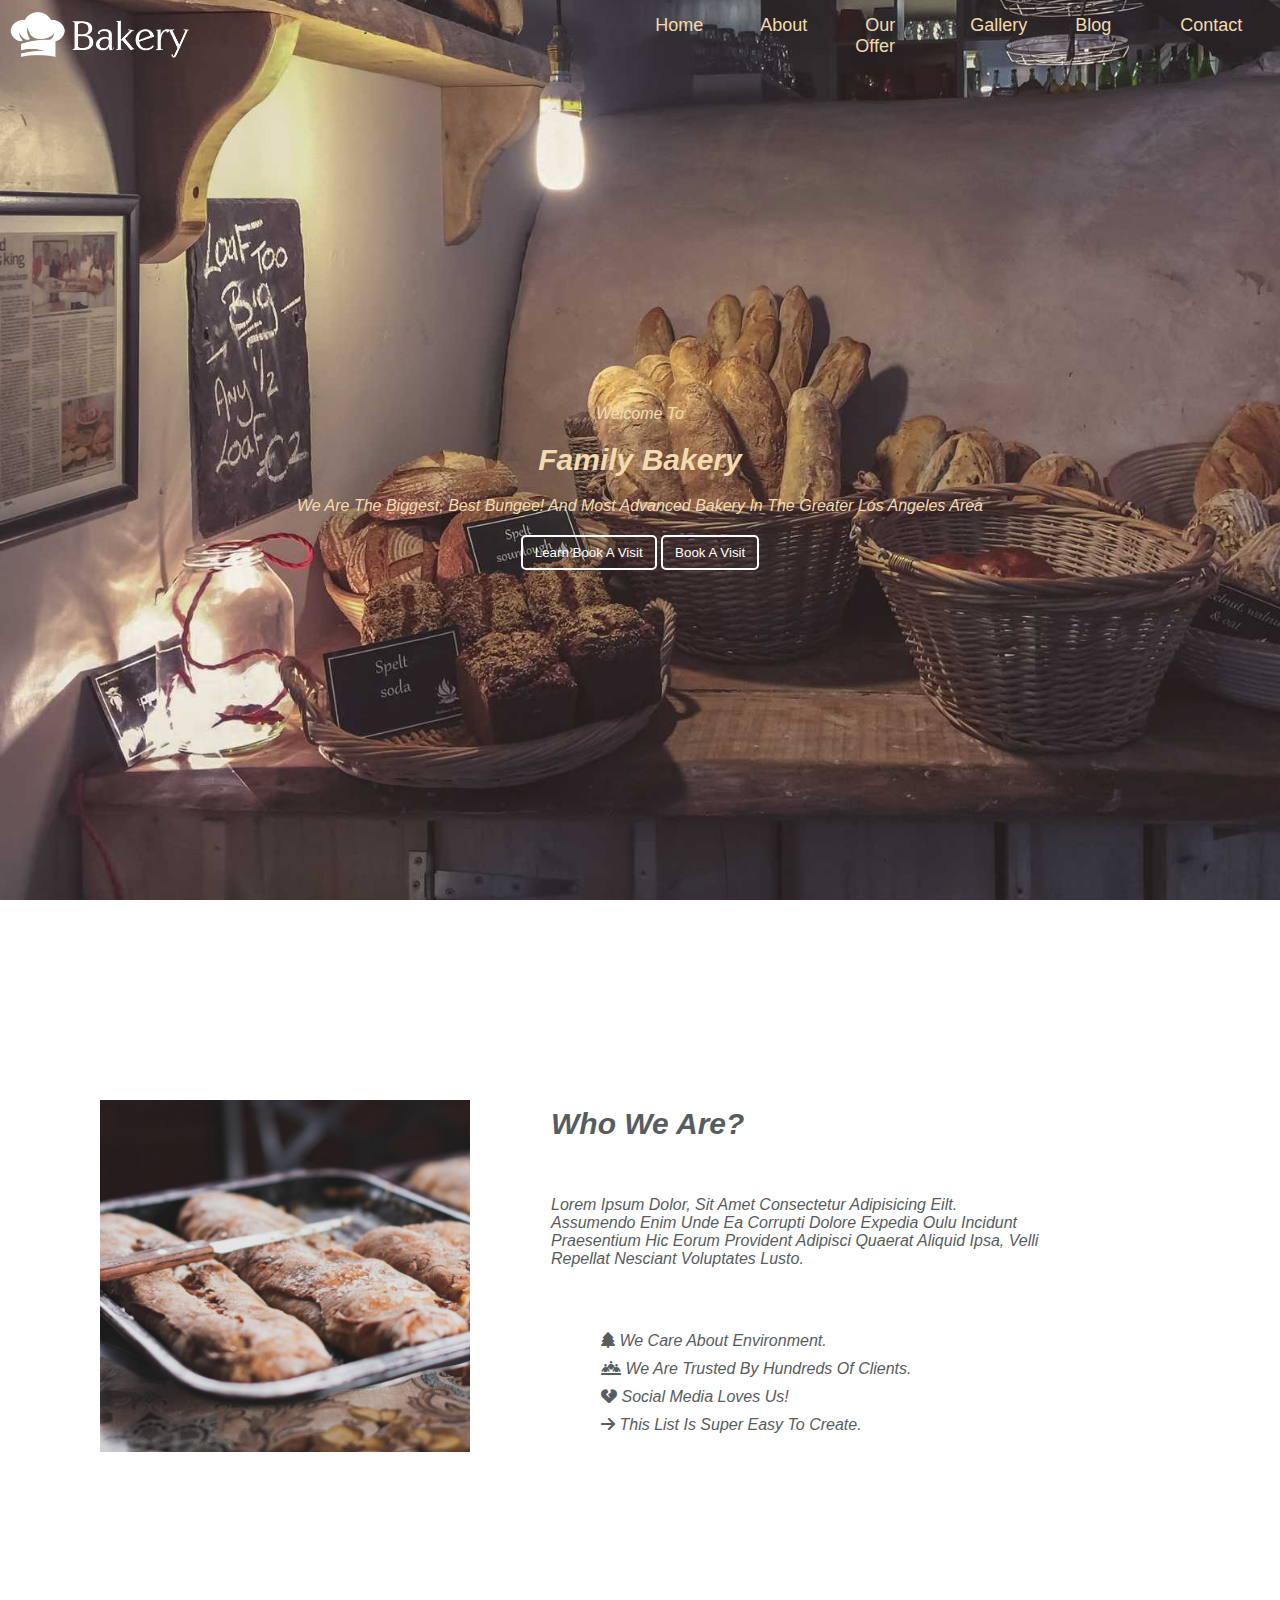
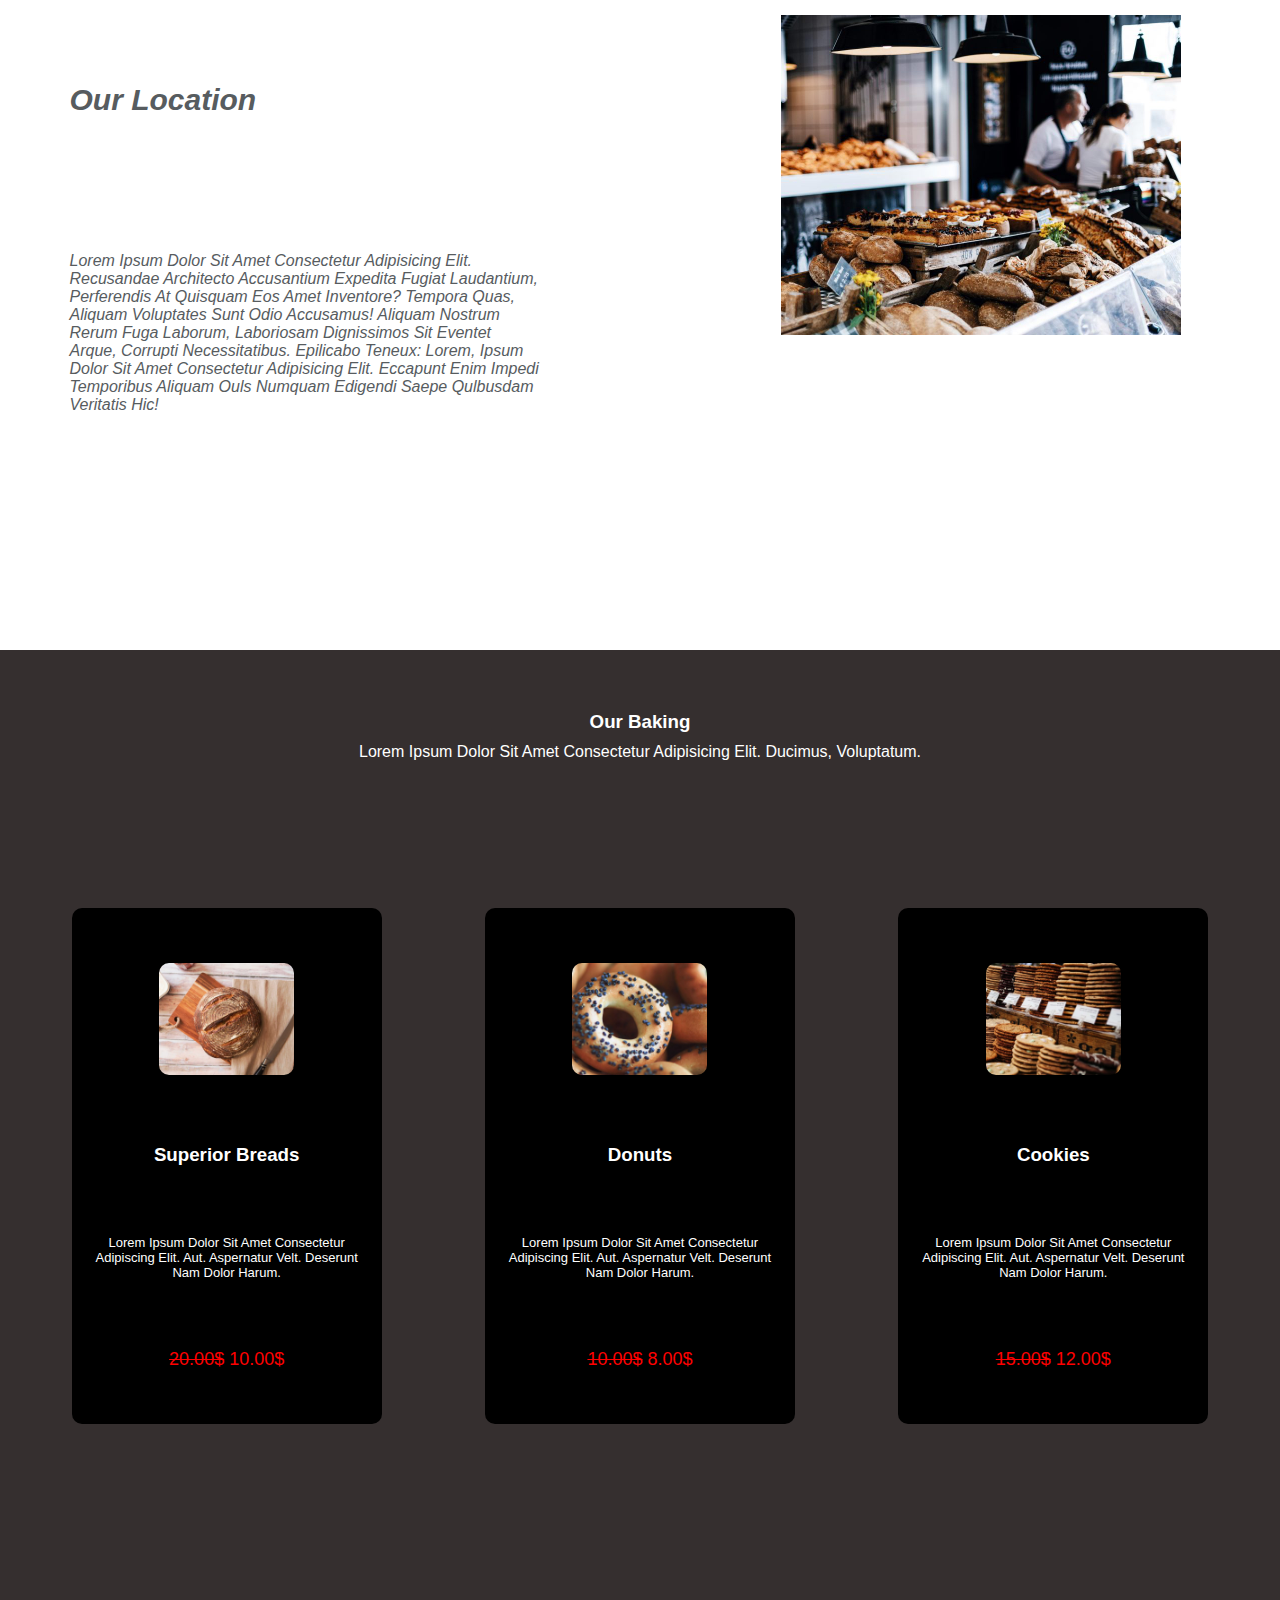
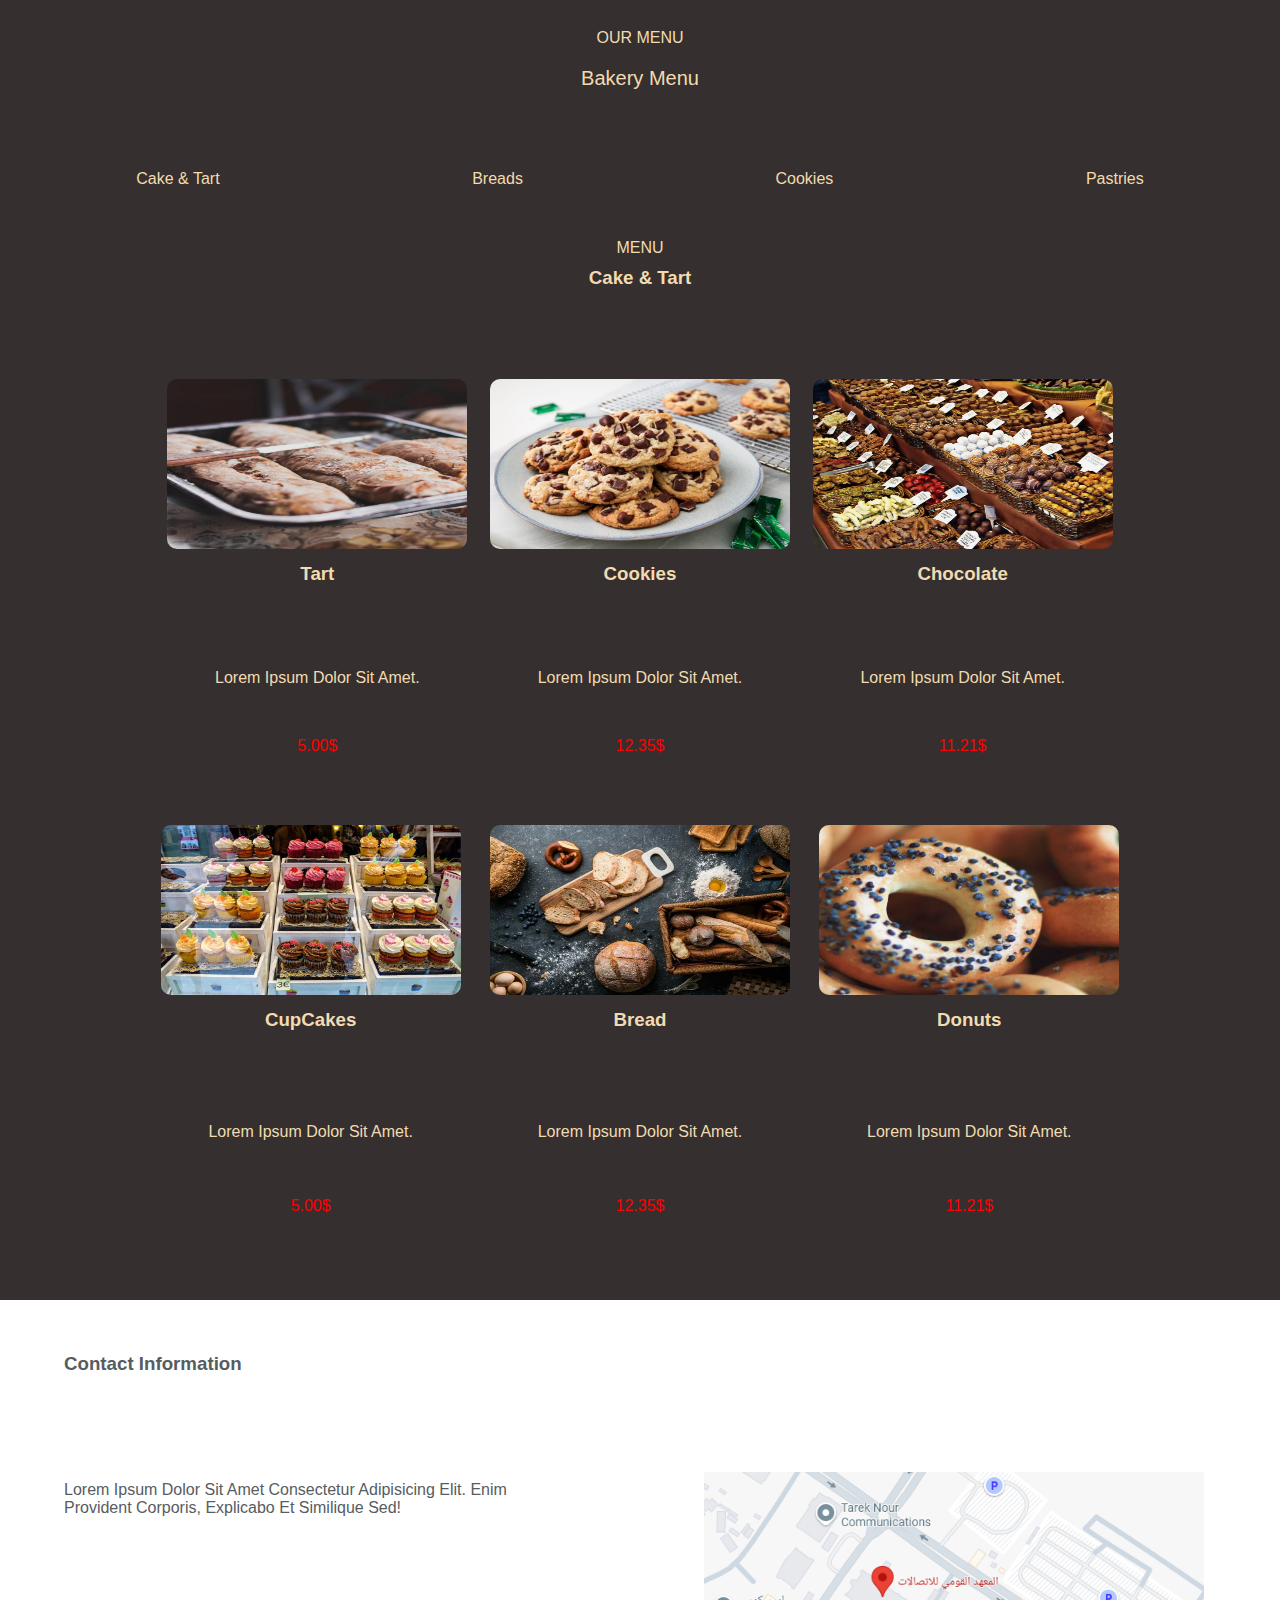
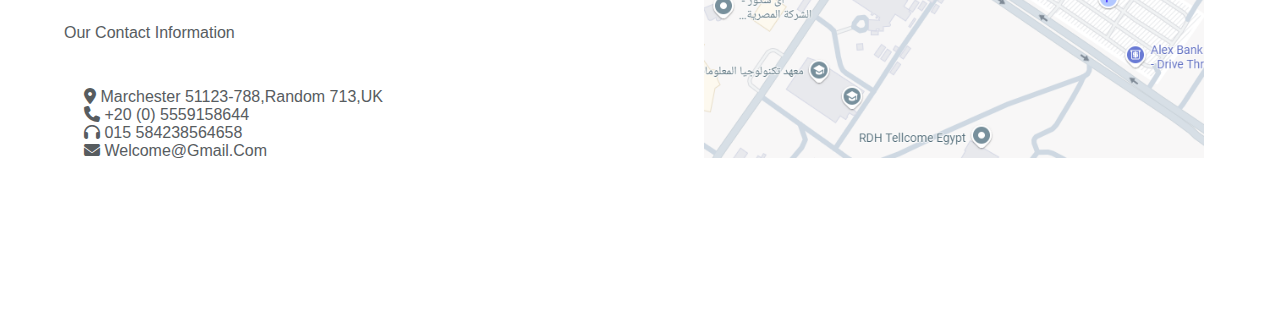
<file: Bakery_Project/index.html>
<!DOCTYPE html>
<html lang="en">

<head>
    <meta charset="UTF-8">
    <meta name="viewport" content="width=device-width, initial-scale=1.0">
    <title>Bakery</title>
    <link rel="stylesheet" href="css/style.css">
    <link rel="stylesheet" href="css/all.css">
</head>

<body>
    <div class="container">
        <header>
            <div class="top">
                <div class="logo">
                    <img src="images/bakery-light-1.png" alt="">
                </div>
                <ul class="nav">
                    <li><a href="#home">home</a></li>
                    <li><a href="#about">about</a></li>
                    <li><a href="#classes">Our Offer</a></li>
                    <li><a href="#membership">Gallery</a></li>
                    <li><a href="#blog">blog</a></li>
                    <li><a href="#contact">contact</a></li>
                </ul>
            </div>

            <div class="content">
                <p>Welcome To</p>
                <h3>Family Bakery</h3>
                <p>We are the biggest, Best Bungee! And Most Advanced Bakery In The Greater Los Angeles Area</p>
                <div class="buttons">
                    <button>learn book a visit</button>
                    <button>book a visit</button>
                </div>
            </div>
        </header>


        <div class="about">
            <div class="top">
                <div class="img">
                    <img src="images/cookies 800x760.jpg" alt="">
                </div>
                <div class="parg">
                    <h3>Who We Are?</h3>
                    <p>Lorem Ipsum Dolor, Sit Amet Consectetur Adipisicing Eilt. Assumendo Enim Unde Ea Corrupti Dolore
                        Expedia Oulu Incidunt Praesentium Hic Eorum Provident Adipisci
                        Quaerat Aliquid Ipsa, Velli Repellat Nesciant Voluptates lusto.
                    </p>
                    <ul>
                        <li>
                            <i class="fa-solid fa-tree"></i>
                            <span>We Care About Environment.</span>
                        </li>

                        <li>
                            <i class="fa-solid fa-people-line"></i>
                            <span>We Are Trusted By Hundreds Of Clients. </span>
                        </li>

                        <li>
                            <i class="fa-solid fa-heart-crack"></i>
                            <span>Social Media Loves Us! </span>
                        </li>

                        <li>
                            <i class="fa-solid fa-arrow-right"></i>
                            <span>This List Is Super Easy To Create.</span>
                        </li>
                    </ul>

                </div>
            </div>
            <div class="bottom">

                <div class="parg">
                    <h3>Our Location</h3>
                    <p>
                        Lorem Ipsum Dolor Sit Amet Consectetur Adipisicing Elit. Recusandae
                        Architecto Accusantium Expedita Fugiat Laudantium, Perferendis At Quisquam
                        Eos Amet Inventore? Tempora Quas, Aliquam Voluptates Sunt Odio
                        Accusamus! Aliquam Nostrum Rerum Fuga Laborum, Laboriosam Dignissimos
                        Sit Eventet Arque, Corrupti Necessitatibus. Epilicabo Teneux: Lorem, Ipsum
                        Dolor Sit Amet Consectetur Adipisicing Elit. Eccapunt Enim Impedi Temporibus
                        Aliquam Ouls Numquam Edigendi Saepe Qulbusdam Veritatis Hic!
                    </p>
                </div>

                <div class="img">
                    <img src="images/full-2-800x640.jpg" alt="">
                </div>

            </div>
        </div>

        <div class="baking">
            <div class="header">
                <h3>Our Baking</h3>
                <p>Lorem ipsum dolor sit amet consectetur adipisicing elit. Ducimus, voluptatum.</p>
            </div>
            <div class="content">
                <div class="item">
                    <div class="img">
                        <img src="images/ben-garratt-134774-600x500.jpg" alt="">
                    </div>
                    <h3>Superior Breads </h3>
                    <p>Lorem Ipsum Dolor Sit Amet Consectetur Adipiscing Elit. Aut. Aspernatur Velt.
                        Deserunt Nam Dolor Harum. </p>
                    <p class="del"> <del>20.00$</del> 10.00$</p>
                </div>

                <div class="item">
                    <div class="img">
                        <img src="images/stas-ovsky-123540-600x500.jpg" alt="">
                    </div>
                    <h3>Donuts</h3>
                    <p>Lorem Ipsum Dolor Sit Amet Consectetur Adipiscing Elit. Aut. Aspernatur Velt.
                        Deserunt Nam Dolor Harum. </p>
                    <p class="del"> <del>10.00$</del> 8.00$</p>
                </div>

                <div class="item">
                    <div class="img">
                        <img src="images/clem-onojeghuo-206832-600x500.jpg" alt="">
                    </div>
                    <h3>Cookies</h3>
                    <p>Lorem Ipsum Dolor Sit Amet Consectetur Adipiscing Elit. Aut. Aspernatur Velt.
                        Deserunt Nam Dolor Harum. </p>
                    <p class="del"> <del>15.00$</del> 12.00$</p>
                </div>
            </div>
        </div>

        <div class="menu">

            <div class="header">
                <div class="top">
                    <p>OUR MENU</p>
                    <h3>Bakery Menu</h3>
                </div>
                <div class="center">
                    <ul>
                        <li>cake & tart</li>
                        <li>breads</li>
                        <li>cookies </li>
                        <li>pastries</li>
                    </ul>
                </div>
                <div class="bottom">
                    <p>MENU</p>
                    <h3>Cake & Tart</h3>
                </div>
            </div>

            <div class="content">
                <div class="top">
                    <div class="item">
                        <div class="img">
                            <img src="images/cookies 800x760.jpg" alt="">
                        </div>
                        <h3>Tart</h3>
                        <p>Lorem ipsum dolor sit amet.</p>
                        <p class="price">5.00$</p>
                    </div>

                    <div class="item">
                        <div class="img">
                            <img src="images/cookies.jpg" alt="">
                        </div>
                        <h3>Cookies</h3>
                        <p>Lorem ipsum dolor sit amet.</p>
                        <p class="price">12.35$</p>
                    </div>

                    <div class="item">
                        <div class="img">
                            <img src="images/i (1).webp" alt="">
                        </div>
                        <h3>Chocolate</h3>
                        <p>Lorem ipsum dolor sit amet.</p>
                        <p class="price">11.21$</p>
                    </div>
                </div>
                <div class="bottom">
                    <div class="item">
                        <div class="img">
                            <img src="images/large_____________.jpg" alt="">
                        </div>
                        <h3>CupCakes</h3>
                        <p>Lorem ipsum dolor sit amet.</p>
                        <p class="price">5.00$</p>
                    </div>

                    <div class="item">
                        <div class="img">
                            <img src="images/i.webp" alt="">
                        </div>
                        <h3>Bread</h3>
                        <p>Lorem ipsum dolor sit amet.</p>
                        <p class="price">12.35$</p>
                    </div>

                    <div class="item">
                        <div class="img">
                            <img src="images/stas-ovsky-123540-600x500.jpg" alt="">
                        </div>
                        <h3>Donuts</h3>
                        <p>Lorem ipsum dolor sit amet.</p>
                        <p class="price">11.21$</p>
                    </div>
                </div>
            </div>
        </div>

        <div class="contact">
            <div class="parg">
                <h3>Contact Information</h3>
                <p>Lorem ipsum dolor sit amet consectetur adipisicing elit. Enim provident corporis, explicabo et
                    similique sed!</p>
                <p>Our Contact Information</p>
                <ul>
                    <li>
                        <i class="fa-solid fa-location-dot"></i>
                        <span>Marchester 51123-788,Random 713,UK  </span>
                    </li>

                    <li>
                        <i class="fa-solid fa-phone"></i>
                        <span>+20 (0) 5559158644 </span>
                    </li>

                    <li>
                        <i class="fa-solid fa-headphones"></i>
                        <span>015 584238564658 </span>
                    </li>

                    <li>
                        <i class="fa-solid fa-envelope"></i>
                        <span>Welcome@Gmail.Com</span>
                    </li>
                </ul>


            </div>

            <div class="img">
                <img src="images/location.PNG" alt="">
            </div>
        </div>

    </div>
</body>

</html>
</file>
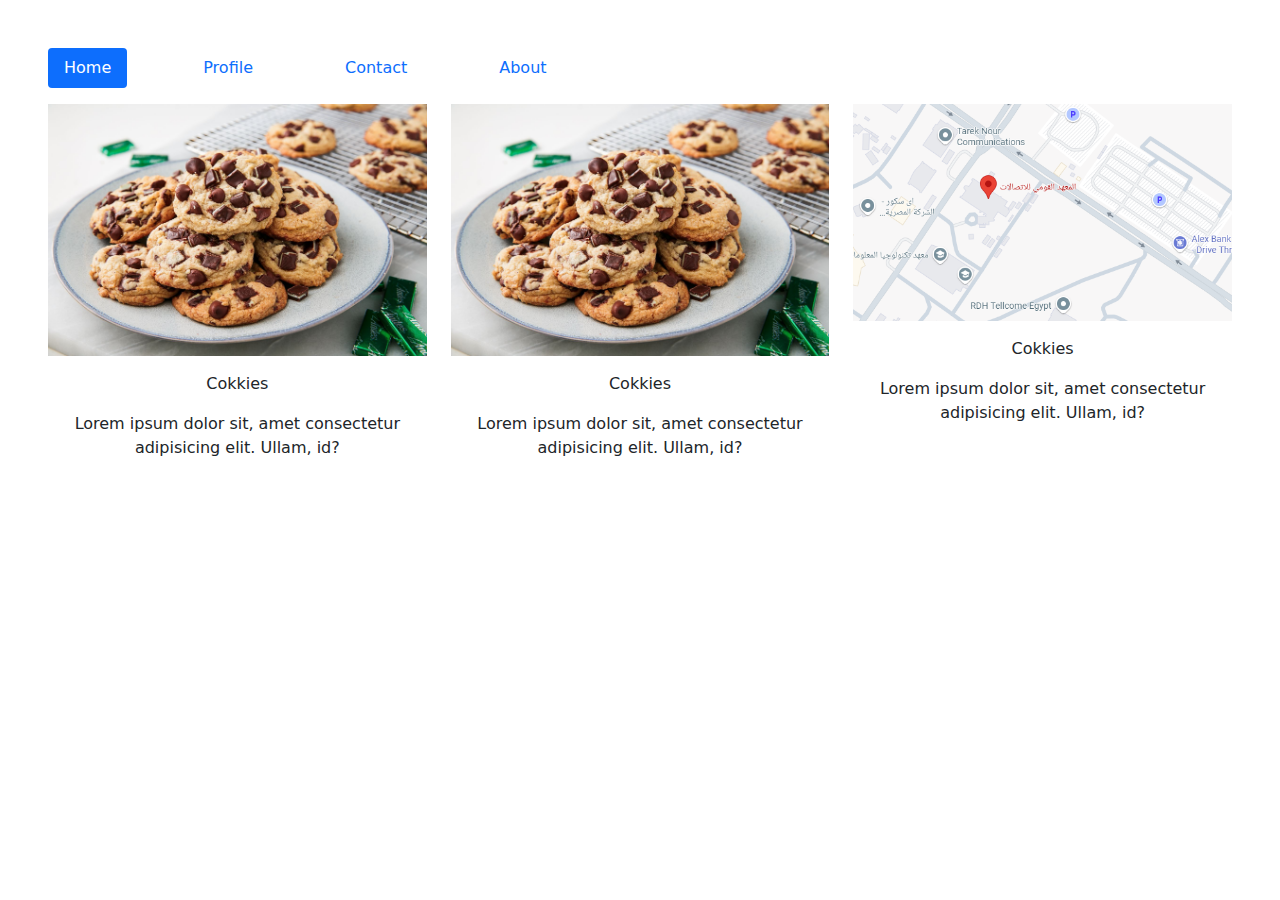
<file: Bootstrap_Day2/index.html>
<!DOCTYPE html>
<html lang="en">

<head>
    <meta charset="UTF-8">
    <meta name="viewport" content="width=device-width, initial-scale=1.0">
    <title>Document</title>
    <link rel="stylesheet" href="css/bootstrap.css">
    <link rel="stylesheet" href="css/all.css">
    <link rel="stylesheet" href="css/style.css">
</head>

<body>

    <div class="mx-5 my-5">
        <ul class="nav nav-pills mb-3" id="pills-tab" role="tablist">
            <li class="nav-item" role="presentation">
                <button class="nav-link active" id="pills-home-tab" data-bs-toggle="pill" data-bs-target="#pills-home"
                    type="button" role="tab" aria-controls="pills-home" aria-selected="true">Home</button>
            </li>
            <li class="nav-item" role="presentation">
                <button class="nav-link" id="pills-profile-tab" data-bs-toggle="pill" data-bs-target="#pills-profile"
                    type="button" role="tab" aria-controls="pills-profile" aria-selected="false">Profile</button>
            </li>
            <li class="nav-item" role="presentation">
                <button class="nav-link" id="pills-contact-tab" data-bs-toggle="pill" data-bs-target="#pills-contact"
                    type="button" role="tab" aria-controls="pills-contact" aria-selected="false">Contact</button>
            </li>

            <li class="nav-item" role="presentation">
                <button class="nav-link" id="pills-About-tab" data-bs-toggle="pill" data-bs-target="#pills-About"
                    type="button" role="tab" aria-controls="pills-About" aria-selected="false">About</button>
            </li>
        </ul>
        <div class="tab-content" id="pills-tabContent">
            <div class="tab-pane fade show active" id="pills-home" role="tabpanel" aria-labelledby="pills-home-tab"
                tabindex="0">

                <div class="row text-center">
                    <div class="col-4">
                        <figure>
                            <img class="img-fluid" src="images/cookies.jpg" alt="">
                        </figure>
                        <p>Cokkies</p>
                        <p>Lorem ipsum dolor sit, amet consectetur adipisicing elit. Ullam, id?</p>

                    </div>

                    <div class="col-4">
                        <figure>
                            <img class="img-fluid" src="images/cookies.jpg" alt="">
                        </figure>
                        <p>Cokkies</p>
                        <p>Lorem ipsum dolor sit, amet consectetur adipisicing elit. Ullam, id?</p>

                    </div>

                    <div class="col-4">
                        <figure>
                            <img class="img-fluid" src="images/location.PNG" alt="">
                        </figure>
                        <p>Cokkies</p>
                        <p>Lorem ipsum dolor sit, amet consectetur adipisicing elit. Ullam, id?</p>

                    </div>
                </div>


            </div>


            <div class="tab-pane fade" id="pills-profile" role="tabpanel" aria-labelledby="pills-profile-tab"
                tabindex="0">
                <div class="row">
                    <div class="col-4">
                        <figure>
                            <img class="img-fluid" src="images/cookies.jpg" alt="">
                        </figure>
                        <p>Cokkies</p>
                        <p>Lorem ipsum dolor sit, amet consectetur adipisicing elit. Ullam, id?</p>

                    </div>

                    <div class="col-4">
                        <figure>
                            <img class="img-fluid" src="images/cookies.jpg" alt="">
                        </figure>
                        <p>Cokkies</p>
                        <p>Lorem ipsum dolor sit, amet consectetur adipisicing elit. Ullam, id?</p>

                    </div>

                    <div class="col-4">
                        <figure class="text-center">
                            <img class="img-fluid" style="height: 253px;" src="images/ben-garratt-134774-600x500.jpg" alt="">
                        </figure>
                        <p>Cokkies</p>
                        <p>Lorem ipsum dolor sit, amet consectetur adipisicing elit. Ullam, id?</p>

                    </div>
                </div>

            </div>


            <div class="tab-pane fade" id="pills-contact" role="tabpanel" aria-labelledby="pills-contact-tab"
                tabindex="0">

                  <div class="col-4">
                        <figure>
                            <img class="img-fluid" src="images/cookies.jpg" alt="">
                        </figure>
                        <p>Cokkies</p>
                        <p>Lorem ipsum dolor sit, amet consectetur adipisicing elit. Ullam, id?</p>

                    </div>

                    <div class="col-4">
                        <figure>
                            <img class="img-fluid" src="images/cookies.jpg" alt="">
                        </figure>
                        <p>Cokkies</p>
                        <p>Lorem ipsum dolor sit, amet consectetur adipisicing elit. Ullam, id?</p>

                    </div>

                    <div class="col-4">
                        <figure>
                            <img class="img-fluid" src="images/location.PNG" alt="">
                        </figure>
                        <p>Cokkies</p>
                        <p>Lorem ipsum dolor sit, amet consectetur adipisicing elit. Ullam, id?</p>

                    </div>
                </div>
            
            </div>

                 <div class="tab-pane fade" id="pills-About" role="tabpanel" aria-labelledby="pills-About-tab"
                tabindex="0">hi</div>
           
        </div>

    </div>



    <script src="js/bootstrap.bundle.js"></script>
</body>

</html>
</file>
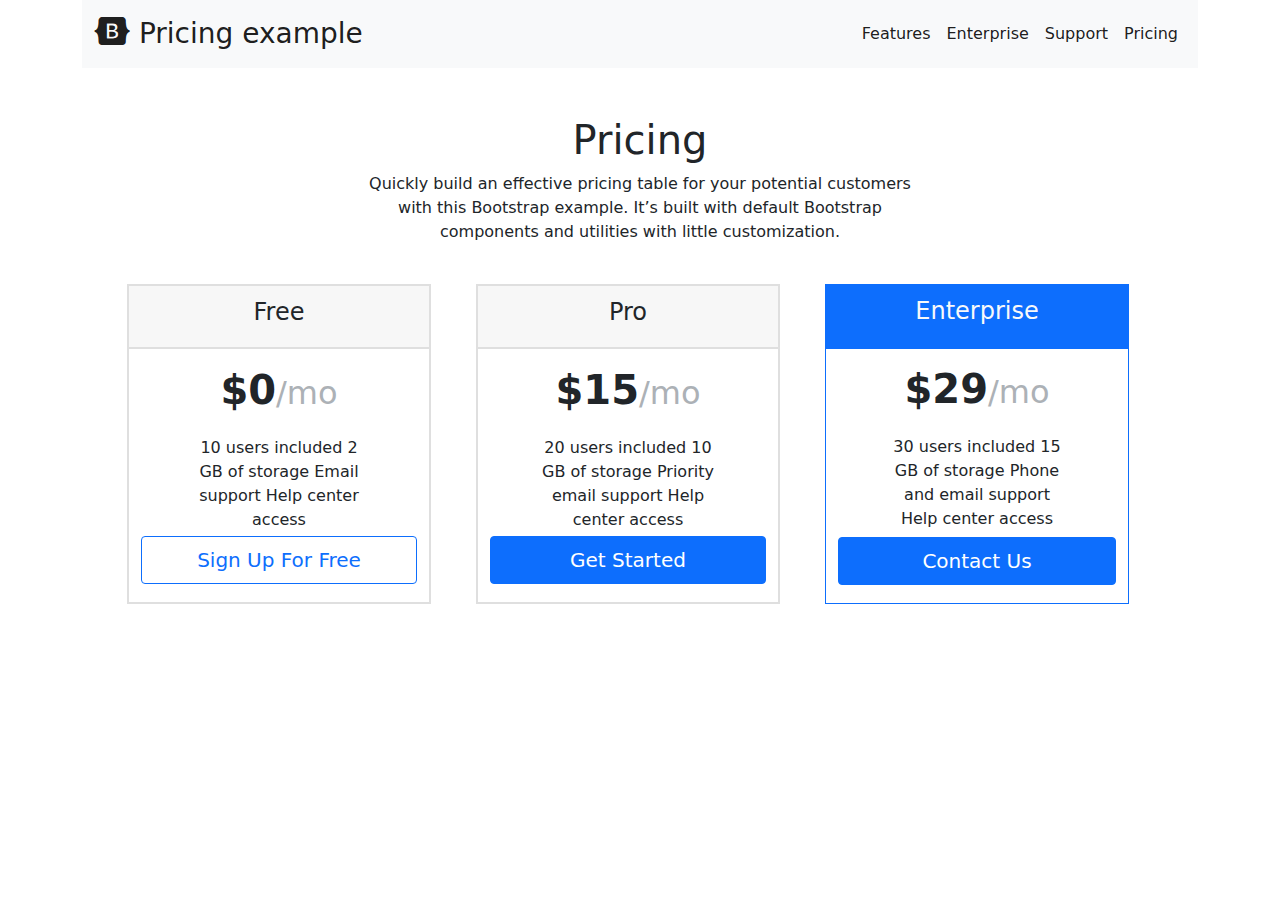
<file: Bootstrap_Project1/index.html>
<!DOCTYPE html>
<html lang="en">

<head>
  <meta charset="UTF-8">
  <meta name="viewport" content="width=device-width, initial-scale=1.0">
  <title>Document</title>
  <link rel="stylesheet" href="css/bootstrap.css">
  <link rel="stylesheet" href="css/all.css">
  <link rel="stylesheet" href="css/style.css">
</head>

<body>

  <div class="container">

    <nav class="navbar navbar-expand-lg navbar-light bg-light">
      <div class="container-fluid jus">
        <a class="navbar-brand fs-3" href="#"> <i class="fa-brands fa-bootstrap fs-2"></i> Pricing example</a>
        <button class="navbar-toggler" type="button" data-bs-toggle="collapse" data-bs-target="#navbarNav"
          aria-controls="navbarNav" aria-expanded="false" aria-label="Toggle navigation">
          <span class="navbar-toggler-icon"></span>
        </button>

        <div class="collapse navbar-collapse justify-content-end" id="navbarNav">
          <ul class="navbar-nav">
            <li class="nav-item">
              <a class="nav-link active" aria-current="page" href="#">Features</a>
            </li>
            <li class="nav-item">
              <a class="nav-link active" href="#">Enterprise</a>
            </li>
            <li class="nav-item">
              <a class="nav-link active" href="#">Support</a>
            </li>
            <li class="nav-item">
              <a class="nav-link active" href="#">Pricing</a>
            </li>
          </ul>
        </div>
      </div>
    </nav>

    <div class="row mt-5 text-center  justify-content-center ">
      <h1>Pricing</h1>
      <p class="text-center w-50">
        Quickly build an effective pricing table for your potential customers with this Bootstrap example.
        It’s built with default Bootstrap components and utilities with little customization.
      </p>
    </div>

    <div class="cards row justify-content-evenly w-100 mt-4">


      <div class="mycard row p-0  justify-content-center col-sm-12 col-md-6 col-lg-3">
        <div class="p-2 w-100 text-center fs-4" style="background-color:  #F7F7F7; height: 20%;border-bottom: 2px solid #DFDFDF;">Free</div>
        <div class="text-center row align-content-around justify-content-center" style="height: 50%;">
          <p class="fs-2"><span class="fs-1 fw-bold">$0</span><span style="color: #ACB1B6;">/mo</span></p>
          <p class="text-center w-75">
            10 users included
            2 GB of storage
            Email support
            Help center access</p>
        </div>
        <div class="row justify-content-center align-content-center" style="height: 20%;">
          <div class="btn btn-outline-primary p-2 fs-5 ">Sign Up For Free</div>
        </div>
      </div>


      <div class="mycard row p-0 col-3 justify-content-center col-sm-12 col-md-6 col-lg-3">
        <div class="p-2 w-100 text-center fs-4" style="background-color:  #F7F7F7; height: 20%;border-bottom: 2px solid #DFDFDF;">Pro</div>
        <div class="text-center row align-content-around justify-content-center" style="height: 50%;">
          <p class="fs-2"><span class="fs-1 fw-bold">$15</span><span style="color: #ACB1B6;">/mo</span></p>
          <p  class="text-center w-75">
            20 users included
            10 GB of storage
            Priority email support
            Help center access</p>
        </div>
        <div class="row justify-content-center align-content-center" style="height: 20%;">
          <div class="btn btn-primary p-2 fs-5">Get Started</div>
        </div>
      </div>



      <div class="mycard row p-0 col-3 justify-content-center col-sm-12 col-md-6 col-lg-3" style=" border: 1px solid #0D6EFD;">
        <div class="p-2 w-100 text-center text-light fs-4 bg-primary" style="height: 20%;">Enterprise</div>
        <div class="text-center row align-content-around justify-content-center" style="height: 50%;">
          <p class="fs-2"><span class="fs-1 fw-bold">$29</span><span style="color: #ACB1B6;">/mo</span></p>
          <p  class="text-center w-75">
            30 users included
            15 GB of storage
            Phone and email support
            Help center access</p>
        </div>
        <div class="row justify-content-center align-content-center" style="height: 20%;">
          <div class="btn btn-primary p-2 fs-5 ">Contact Us</div>
        </div>
      </div>


    </div>

    

  </div>

</body>

</html>
</file>
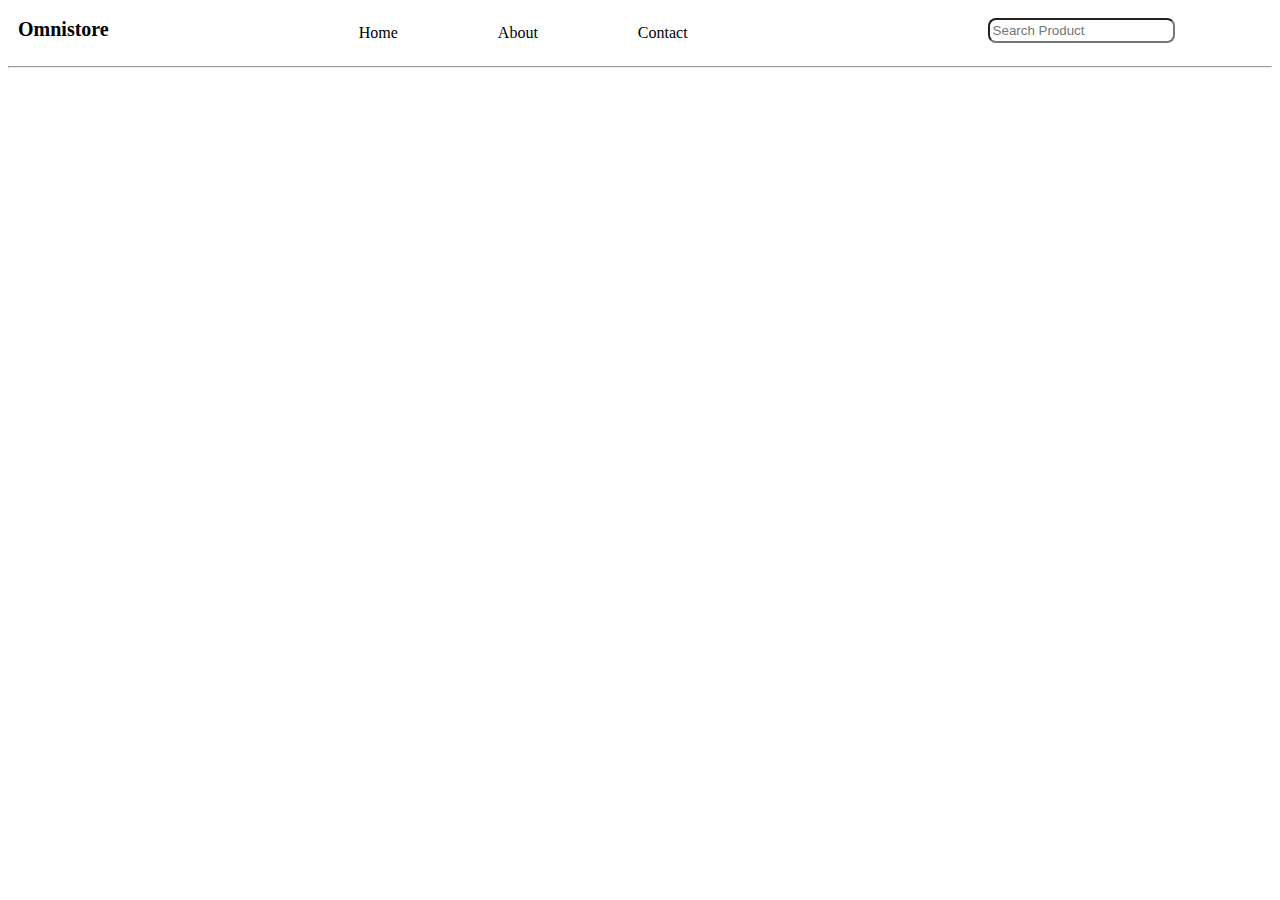
<file: Day2/index.html>
<!DOCTYPE html>
<html lang="en">

<head>
    <meta charset="UTF-8">
    <meta name="viewport" content="width=device-width, initial-scale=1.0">
    <title>Document</title>
    <link rel="stylesheet" href="style.css">
</head>

<body>
    <div class="Parent">
        <nav>
            <div class="Nav-left"><b>Omnistore</b></div>
            <div class="Nav-mid">
                <ul>
                    <li>Home</li>
                    <li>About</li>
                    <li>Contact</li>
                </ul>
            </div>
            <div class="Nav-right">
                <input type="text" placeholder="Search Product">
            </div>

        </nav>

        <div class="Clear"></div>

        <div class="Hr">
            <hr>
        </div>
    </div>

</body>

</html>
</file>
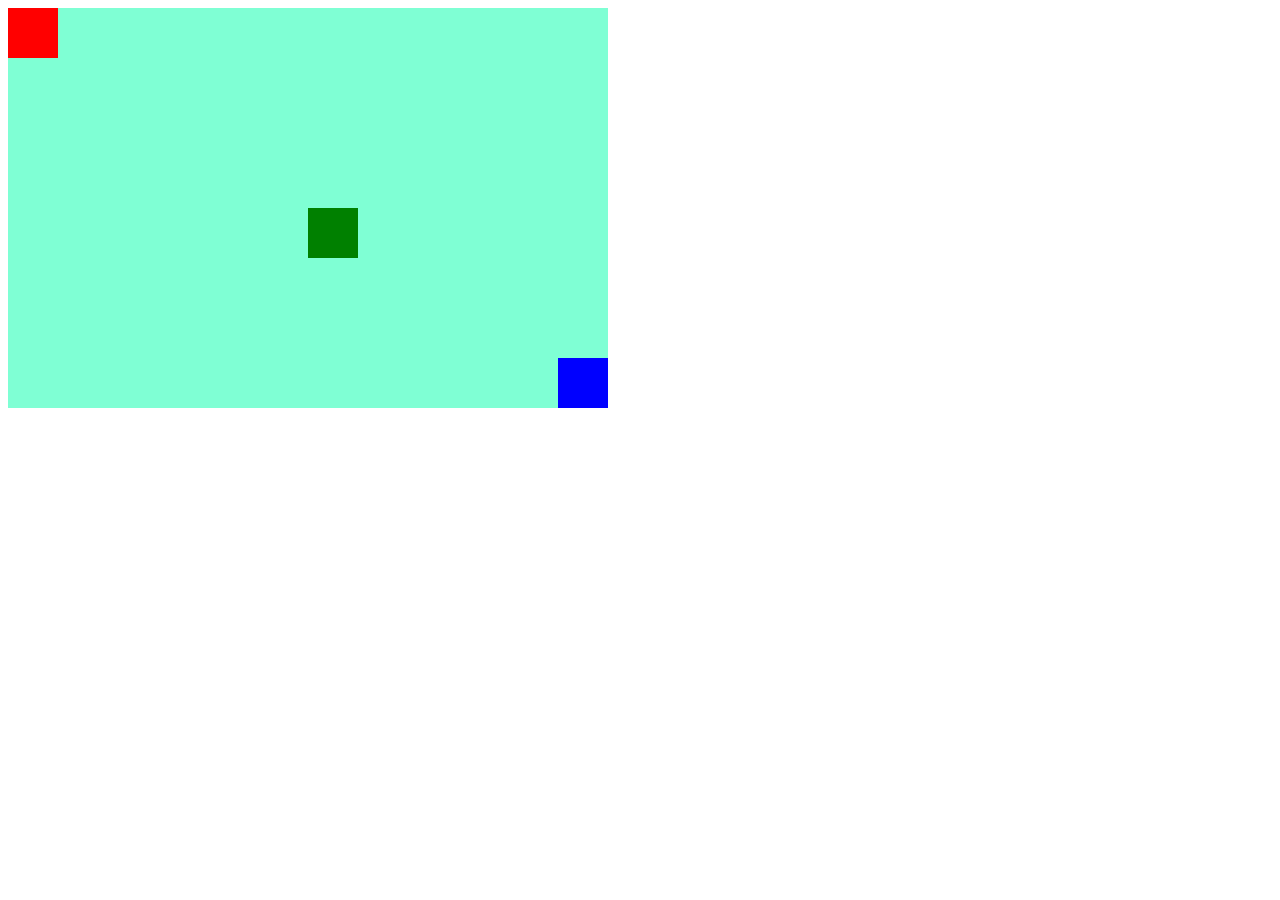
<file: Day4/index.html>
<!DOCTYPE html>
<html lang="en">
<head>
    <meta charset="UTF-8">
    <meta name="viewport" content="width=device-width, initial-scale=1.0">
    <title>Document</title>
    <link rel="stylesheet" href="css/all.css">
    <link rel="stylesheet" href="css/style.css">
</head>
<body>
    <div>
        <div class="top"> 
        </div>
          <div class="center"></div>
          <div class="bottom"> 
           </div>
       
    </div>

  
</body>
</html>
</file>
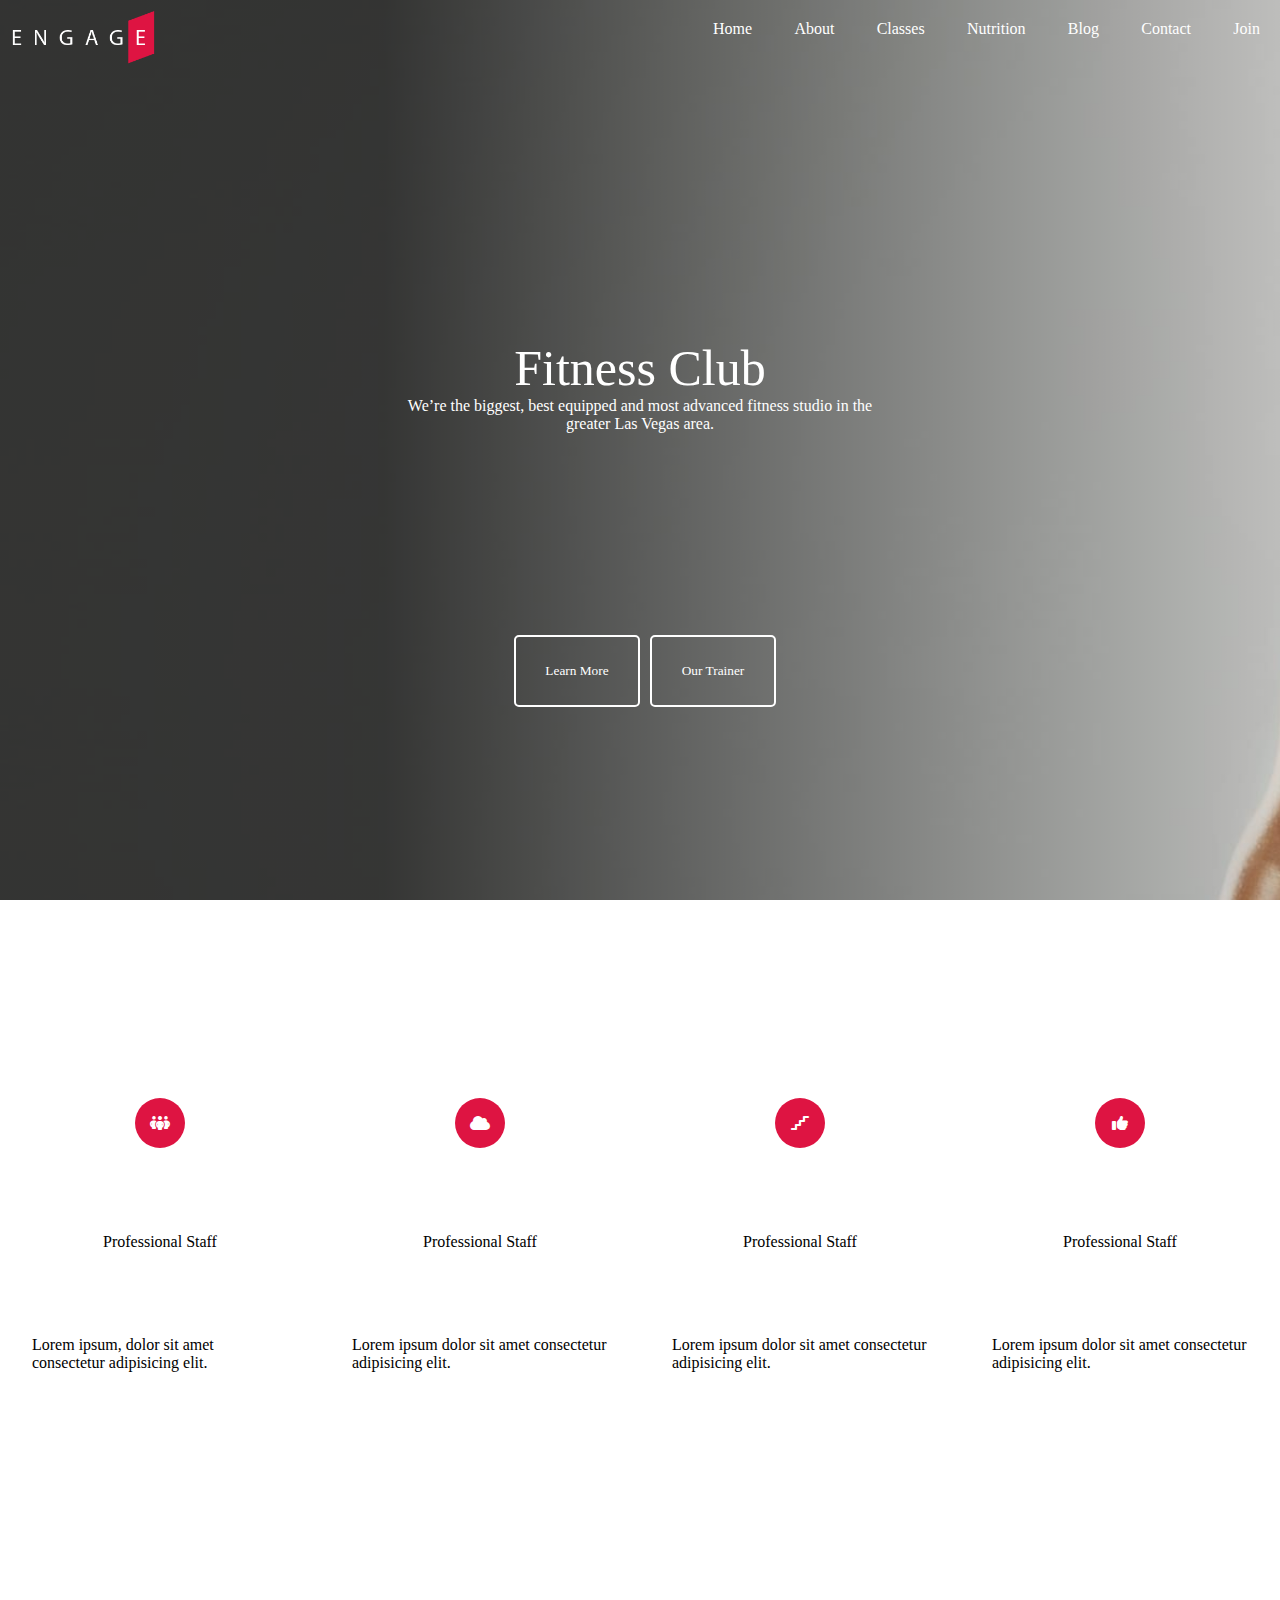
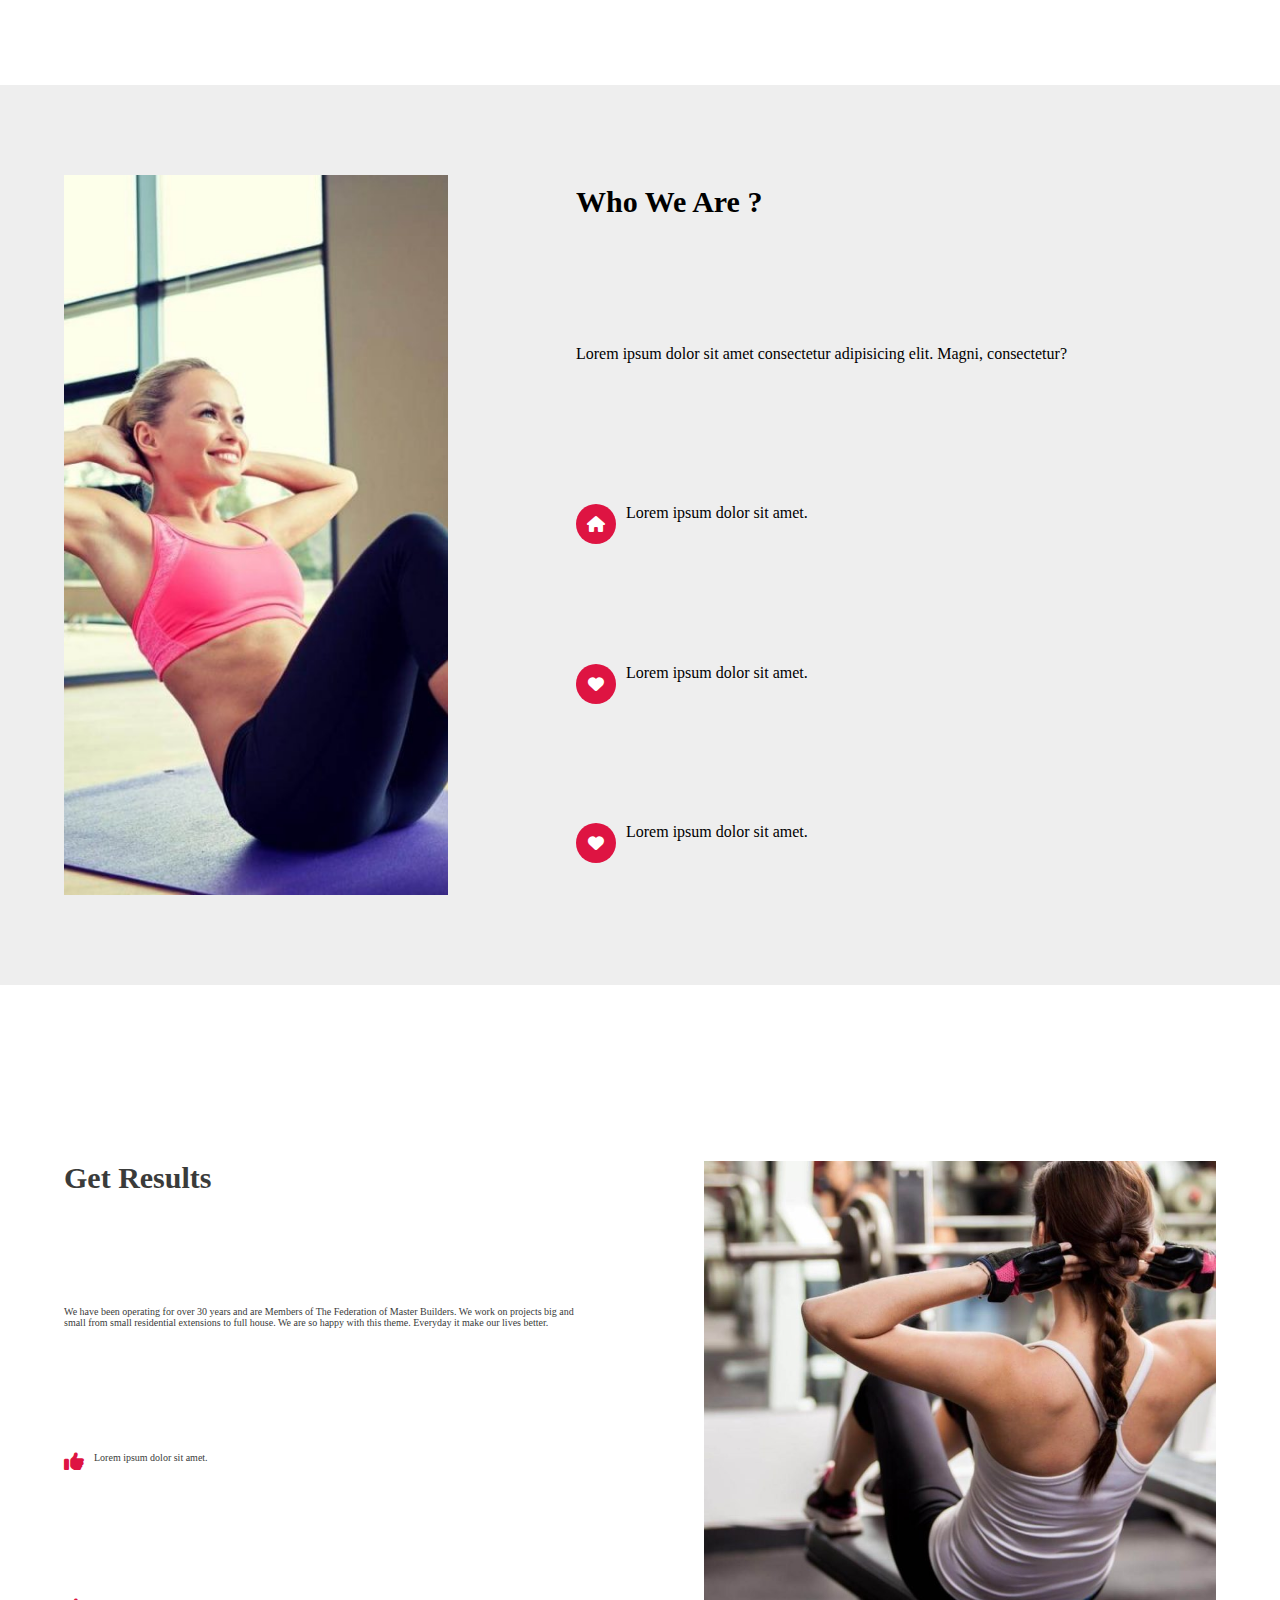
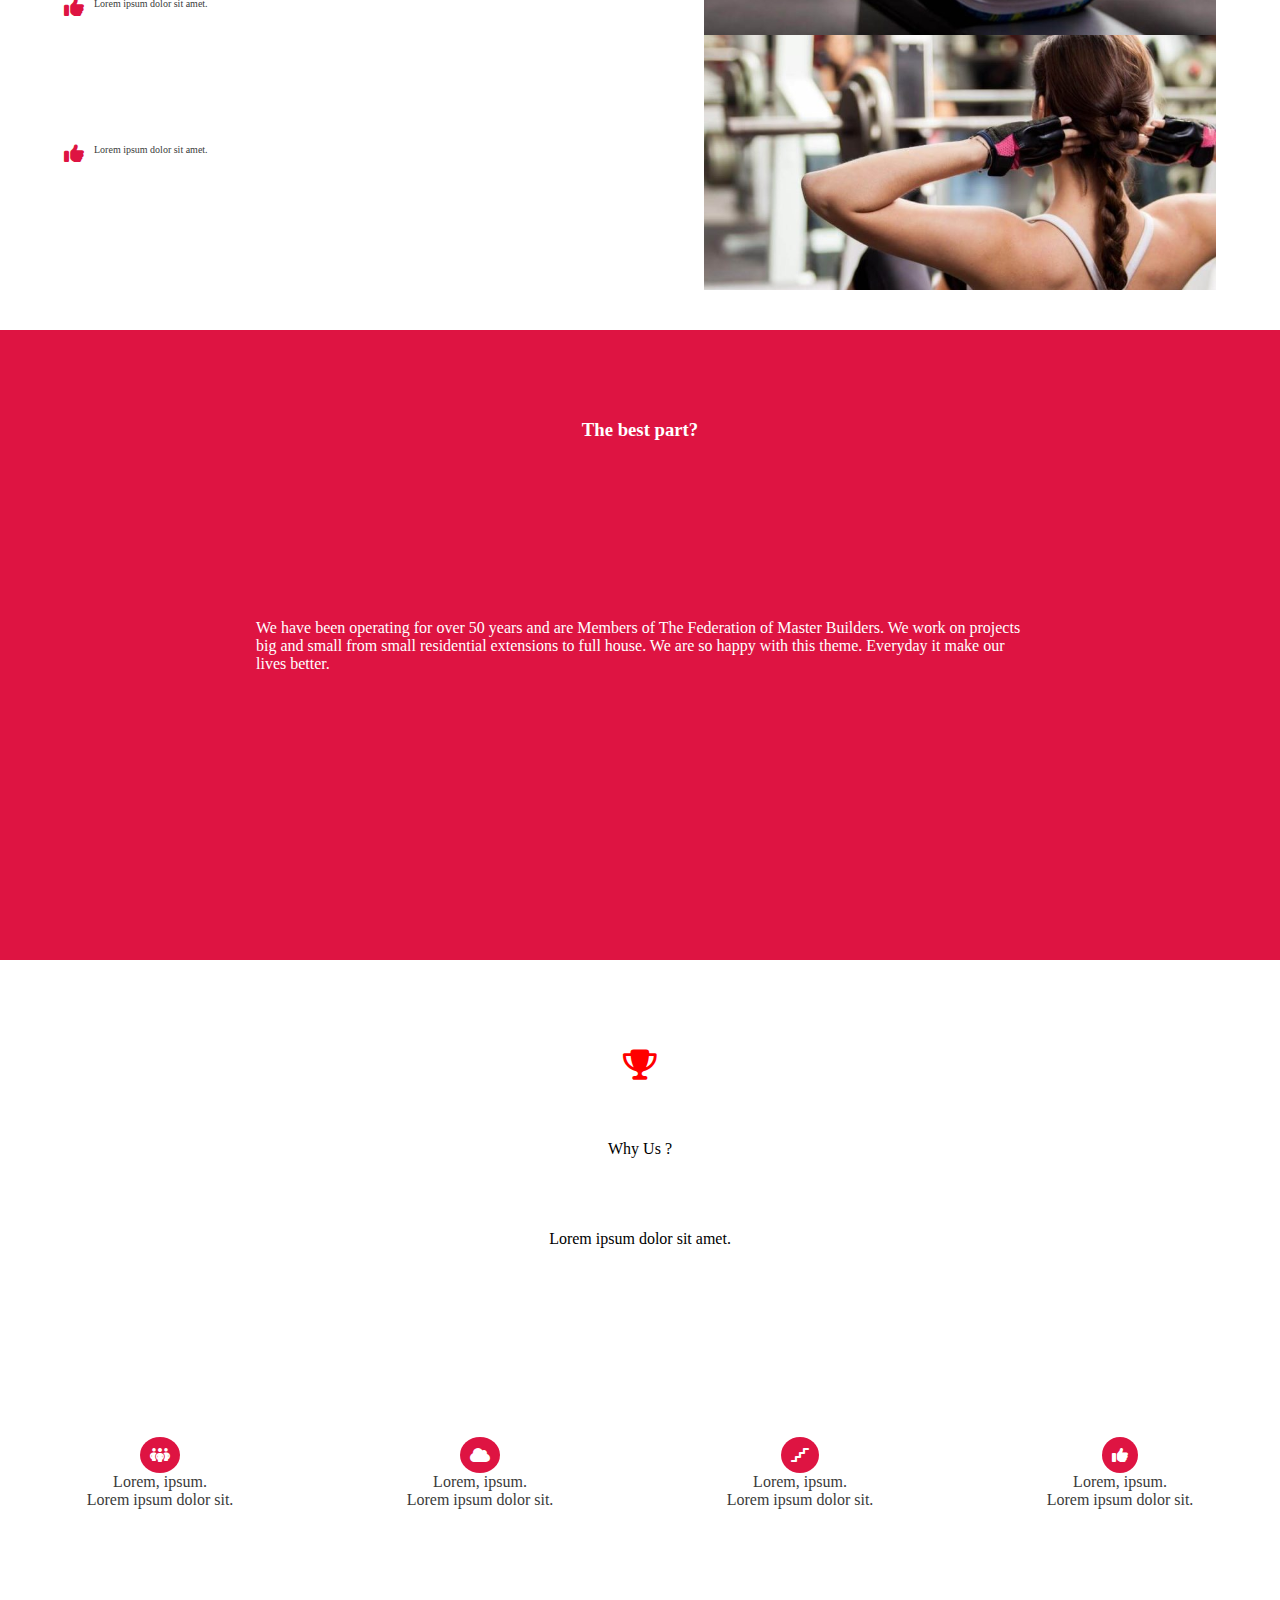
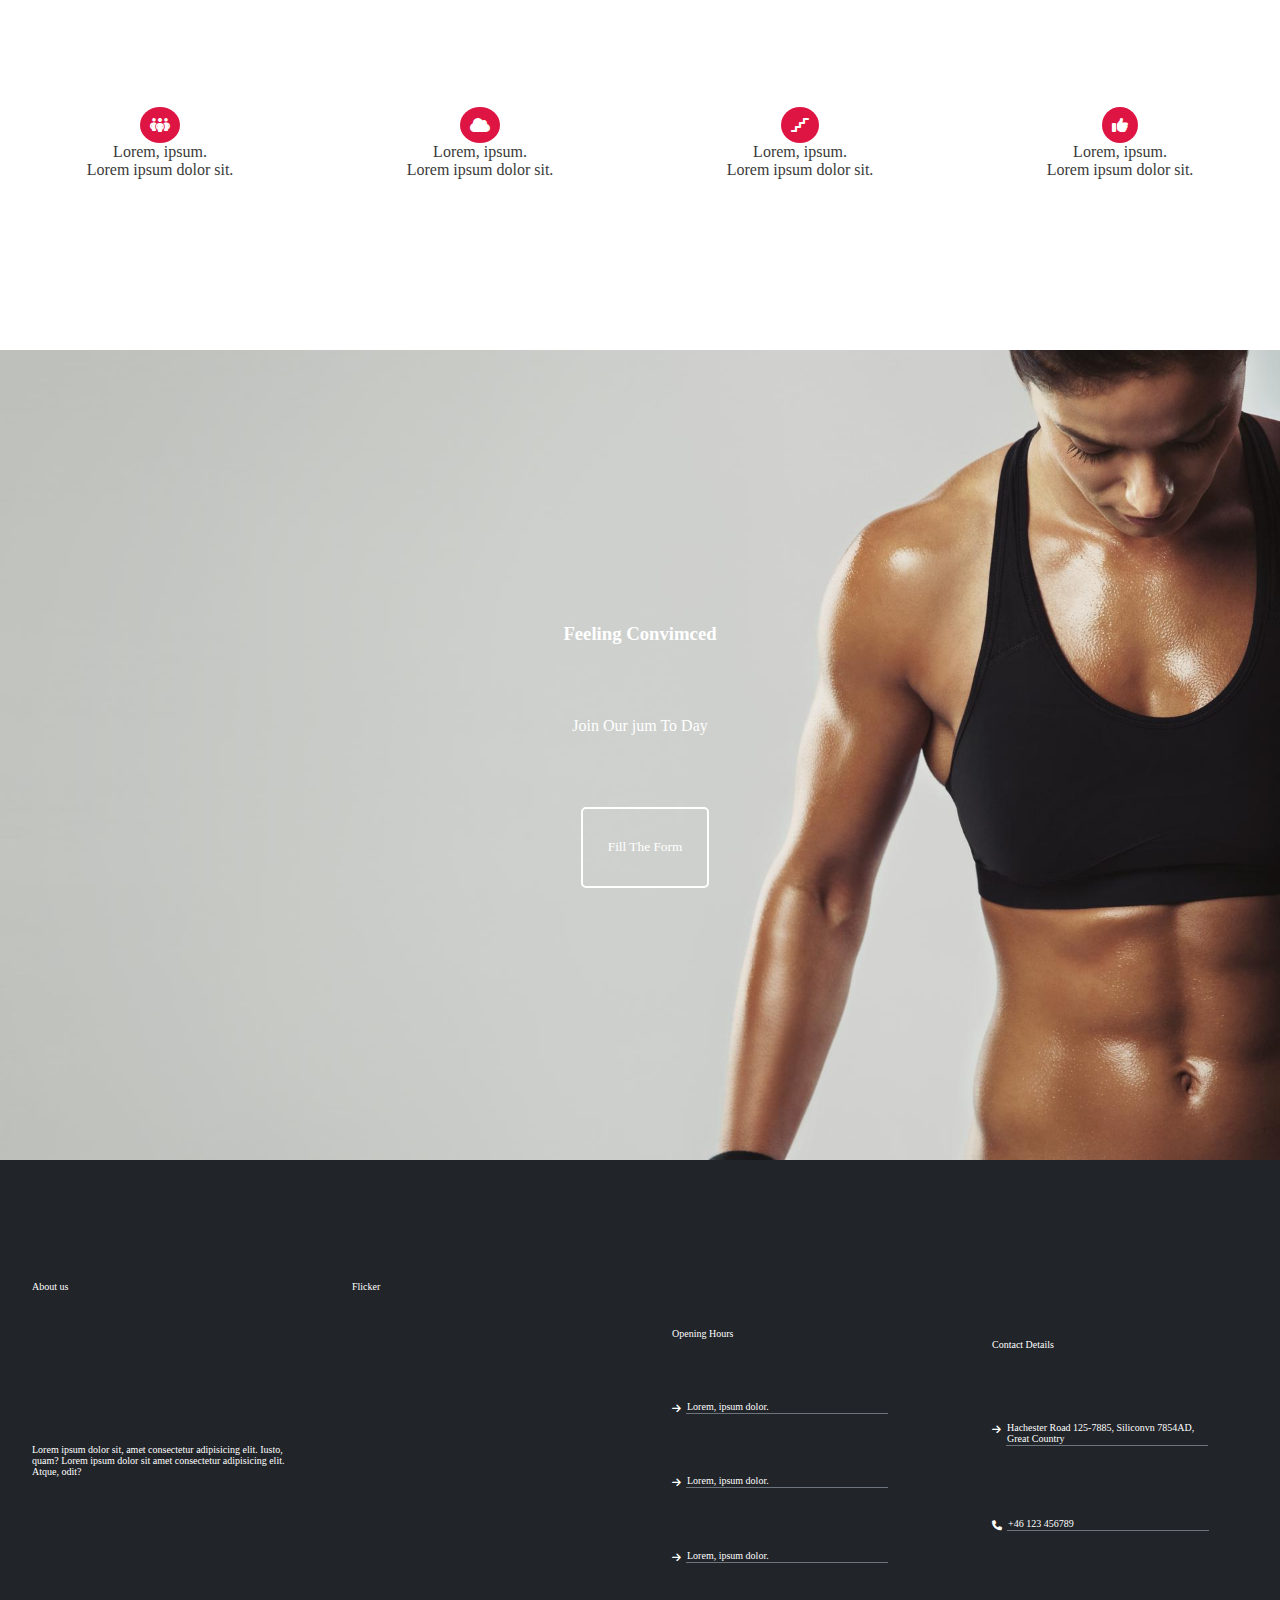
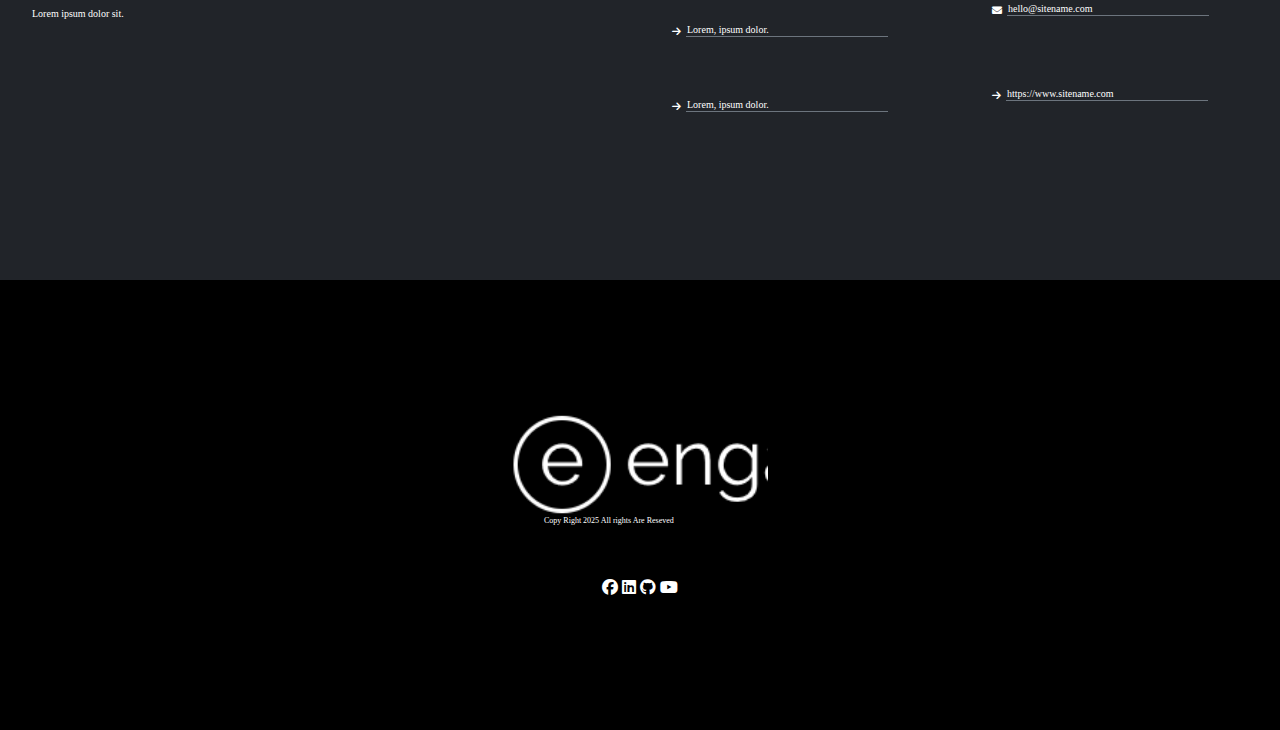
<file: Day5/index.html>
<!DOCTYPE html>
<html lang="en">

<head>
    <meta charset="UTF-8">
    <meta name="viewport" content="width=device-width, initial-scale=1.0">
    <title>Fitness</title>
    <link rel="stylesheet" href="css/style.css">
    <link rel="stylesheet" href="css/all.css">
</head>

<body>
 <div class="container">
       <div class="header">
        <div class="up">
            <div class="logo"></div>
            <div class="navbar">
                <ul class="myul">
                    <li>Home</li>
                    <li>About</li>
                    <li>Classes</li>
                    <li>Nutrition</li>
                    <li>Blog</li>
                    <li>Contact</li>
                    <li>Join</li>
                </ul>

            </div>
        </div>
        <div class="down">
            <h1>Fitness Club</h1>
            <div class="text-first">
                <p>
                    We’re the biggest, best equipped and most advanced fitness studio in the
                </p>
                <p> greater Las Vegas area.</p>
            </div>
        </div>
        <div class="buttons">
            <button class="btn">Learn More</button>
            <button class="btn">Our Trainer</button>
        </div>


    </div>


    <div class="mybody1">
        <div class="head1">
            <div class="item">
                <div class="icon"><i class="fa-solid fa-people-group"></i></div>
                <p>Professional Staff</p>
                <p>Lorem ipsum, dolor sit amet consectetur adipisicing elit.</p>
            </div>
            <div class="item">
                <div class="icon"><i class="fa-solid fa-cloud"></i></div>
                <p>Professional Staff</p>
                <p>Lorem ipsum dolor sit amet consectetur adipisicing elit. </p>
            </div>
            <div class="item">
                <div class="icon"><i class="fa-solid fa-stairs"></i></div>
                <p>Professional Staff</p>
                <p>Lorem ipsum dolor sit amet consectetur adipisicing elit.</p>
            </div>
            <div class="item">
                <div class="icon"><i class="fa-solid fa-thumbs-up"></i></div>
                <p>Professional Staff</p>
                <p>Lorem ipsum dolor sit amet consectetur adipisicing elit.</p>
            </div>
        </div>

        <div class="center1">
            <div class="image">

            </div>

            <div class="description">
                <h3>Who We Are ?</h3>
                <p>Lorem ipsum dolor sit amet consectetur adipisicing elit. Magni, consectetur?</p>
                <p>
                    <i class="fa-solid fa-house"></i>
                    Lorem ipsum dolor sit amet.
                </p>
                <p>
                    <i class="fa-solid fa-heart"></i>
                    Lorem ipsum dolor sit amet.
                </p>

                <p>
                    <i class="fa-solid fa-heart"></i>
                    Lorem ipsum dolor sit amet.
                </p>

            </div>
        </div>
    </div>

    <div class="mybody2">
        <div class="description">
            <h3>Get Results</h3>
            <p>
                We have been operating for over 30 years and are Members of
                The Federation of Master Builders. We work on projects big and small from small
                residential extensions to
                full house. We are so happy with this theme. Everyday it make our lives better.
            </p>
            <p><i class="fa-solid fa-thumbs-up"></i> Lorem ipsum dolor sit amet.</p>
            <p><i class="fa-solid fa-thumbs-up"></i> Lorem ipsum dolor sit amet.</p>
            <p><i class="fa-solid fa-thumbs-up"></i> Lorem ipsum dolor sit amet.</p>
        </div>
        <div class="image"></div>
    </div>


    <div class="mybody3">
        <h3>The best part?</h3>
        <p>We have been operating for over 50 years and are Members of The Federation of Master Builders.
            We work on projects big and small from small residential extensions to full house. We are so happy with this
            theme. Everyday it make our lives better.</p>
    </div>

    <div class="mybody4">
        <p><i class="fa-solid fa-trophy"></i></p>
        <p>Why Us ?</p>
        <p>Lorem ipsum dolor sit amet.</p>
    </div>

    <div class="mybody5">
        <div class="item">
            <p><i class="fa-solid fa-people-group"></i></p>
            <p>Lorem, ipsum.</p>
            <p>Lorem ipsum dolor sit.</p>
        </div>
        <div class="item">
            <p><i class="fa-solid fa-cloud"></i></p>
            <p>Lorem, ipsum.</p>
            <p>Lorem ipsum dolor sit.</p>
        </div>
        <div class="item">
            <p><i class="fa-solid fa-stairs"></i></p>
            <p>Lorem, ipsum.</p>
            <p>Lorem ipsum dolor sit.</p>
        </div>
        <div class="item">
            <p><i class="fa-solid fa-thumbs-up"></i></p>
            <p>Lorem, ipsum.</p>
            <p>Lorem ipsum dolor sit.</p>
        </div>
    </div>

    <div class="mybody5">
        <div class="item">
            <p><i class="fa-solid fa-people-group"></i></p>
            <p>Lorem, ipsum.</p>
            <p>Lorem ipsum dolor sit.</p>
        </div>
        <div class="item">
            <p><i class="fa-solid fa-cloud"></i></p>
            <p>Lorem, ipsum.</p>
            <p>Lorem ipsum dolor sit.</p>
        </div>
        <div class="item">
            <p><i class="fa-solid fa-stairs"></i></p>
            <p>Lorem, ipsum.</p>
            <p>Lorem ipsum dolor sit.</p>
        </div>
        <div class="item">
            <p><i class="fa-solid fa-thumbs-up"></i></p>
            <p>Lorem, ipsum.</p>
            <p>Lorem ipsum dolor sit.</p>
        </div>
    </div>

    <div class="mybody6">
        <h3>Feeling Convimced</h3>
        <p>Join Our jum To Day</p>
        <button class="btn">Fill The Form</button>
    </div>

    <div class="mybody7">

        <div class="item">
            <p>About us</p>
            <p>Lorem ipsum dolor sit, amet consectetur adipisicing elit. Iusto, quam? Lorem ipsum dolor sit amet consectetur adipisicing elit. Atque, odit?</p>
            <p>Lorem ipsum dolor sit.</p>
        </div>
        <div class="item">
            <p>Flicker</p>
            <p></p>
            <p></p>
        </div>
        <div class="item2">
            <p>Opening Hours</p>
            <p><i class="fa-solid fa-arrow-right"></i> <span> Lorem, ipsum dolor.</span></p>
            <p><i class="fa-solid fa-arrow-right"></i> <span> Lorem, ipsum dolor.</span></p>
            <p><i class="fa-solid fa-arrow-right"></i> <span> Lorem, ipsum dolor.</span></p>
            <p><i class="fa-solid fa-arrow-right"></i> <span> Lorem, ipsum dolor.</span></p>
            <p><i class="fa-solid fa-arrow-right"></i> <span> Lorem, ipsum dolor.</span></p>
        </div>
         <div class="item2">
            <p>Contact Details</p>
            <p><i class="fa-solid fa-arrow-right"></i> <span>Hachester Road 125-7885, Siliconvn 7854AD, Great Country</span></p>
            <p><i class="fa-solid fa-phone"></i> <span> +46 123 456789 </span></p>
            <p><i class="fa-solid fa-envelope"></i> <span>  hello@sitename.com</span></p>
            <p><i class="fa-solid fa-arrow-right"></i> <span>https://www.sitename.com </span></p>
        </div>
    </div>

    <div class="mybody8">
        <div class="top"></div>
        <div class="center">Copy Right 2025 All rights Are Reseved</div>
        <div class="bottom">
            <i class="fa-brands fa-facebook"></i> 
            <i class="fa-brands fa-linkedin"></i>
            <i class="fa-brands fa-github"></i>
            <i class="fa-brands fa-youtube"></i>
        </div>
    </div>
    
 </div>
</body>

</html>
</file>
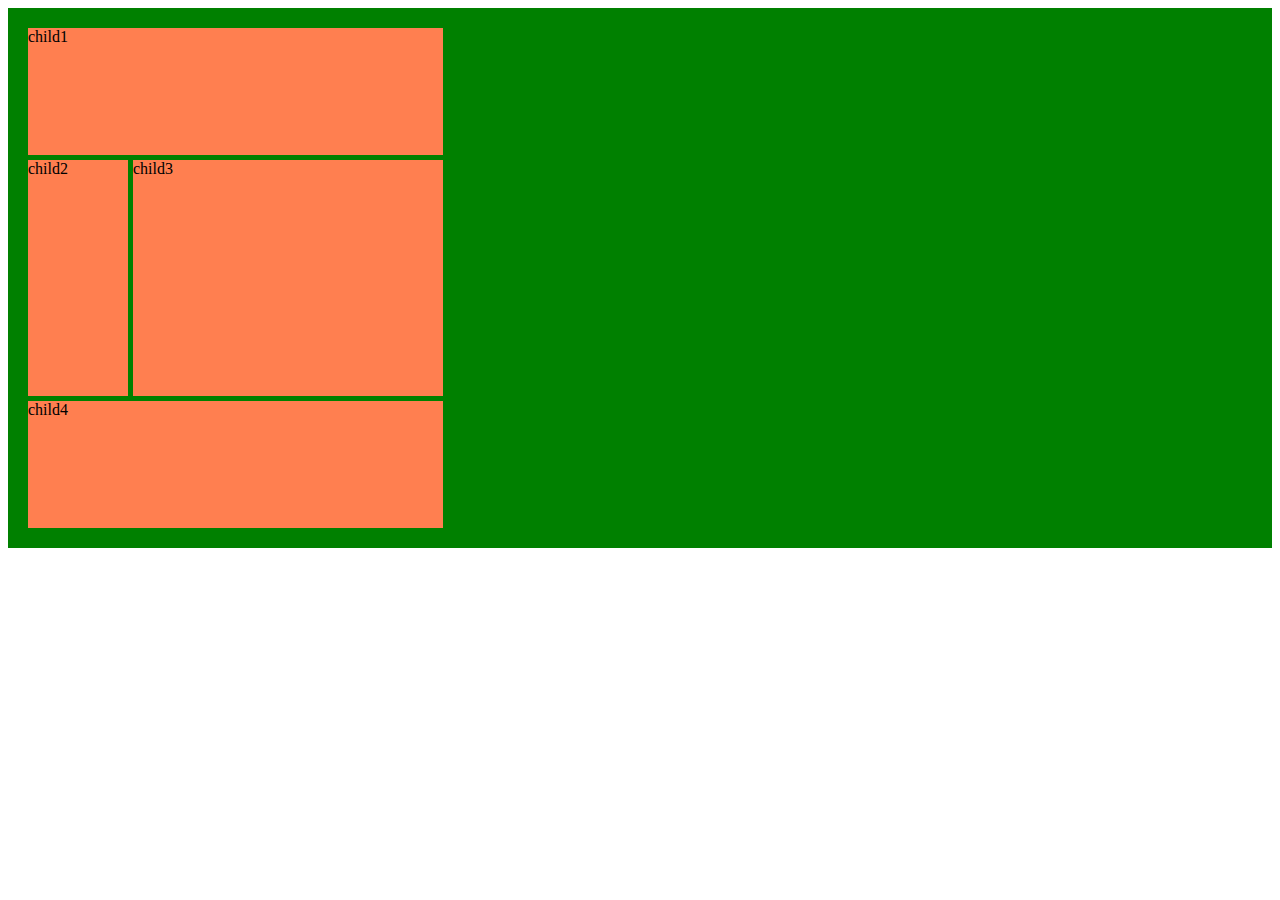
<file: Day6/index.html>
<!DOCTYPE html>
<html lang="en">
<head>
    <meta charset="UTF-8">
    <meta name="viewport" content="width=device-width, initial-scale=1.0">
    <title>Document</title>
    <link rel="stylesheet" href="css/all.css">
    <link rel="stylesheet" href="css/style.css">
</head>
<body>

   <div class="parent">
        <div class="child1">child1</div>
        <div class="child2">child2</div>
        <div class="child3">child3</div>
        <div class="child4">child4</div>
    </div>
    
</body>
</html>
</file>
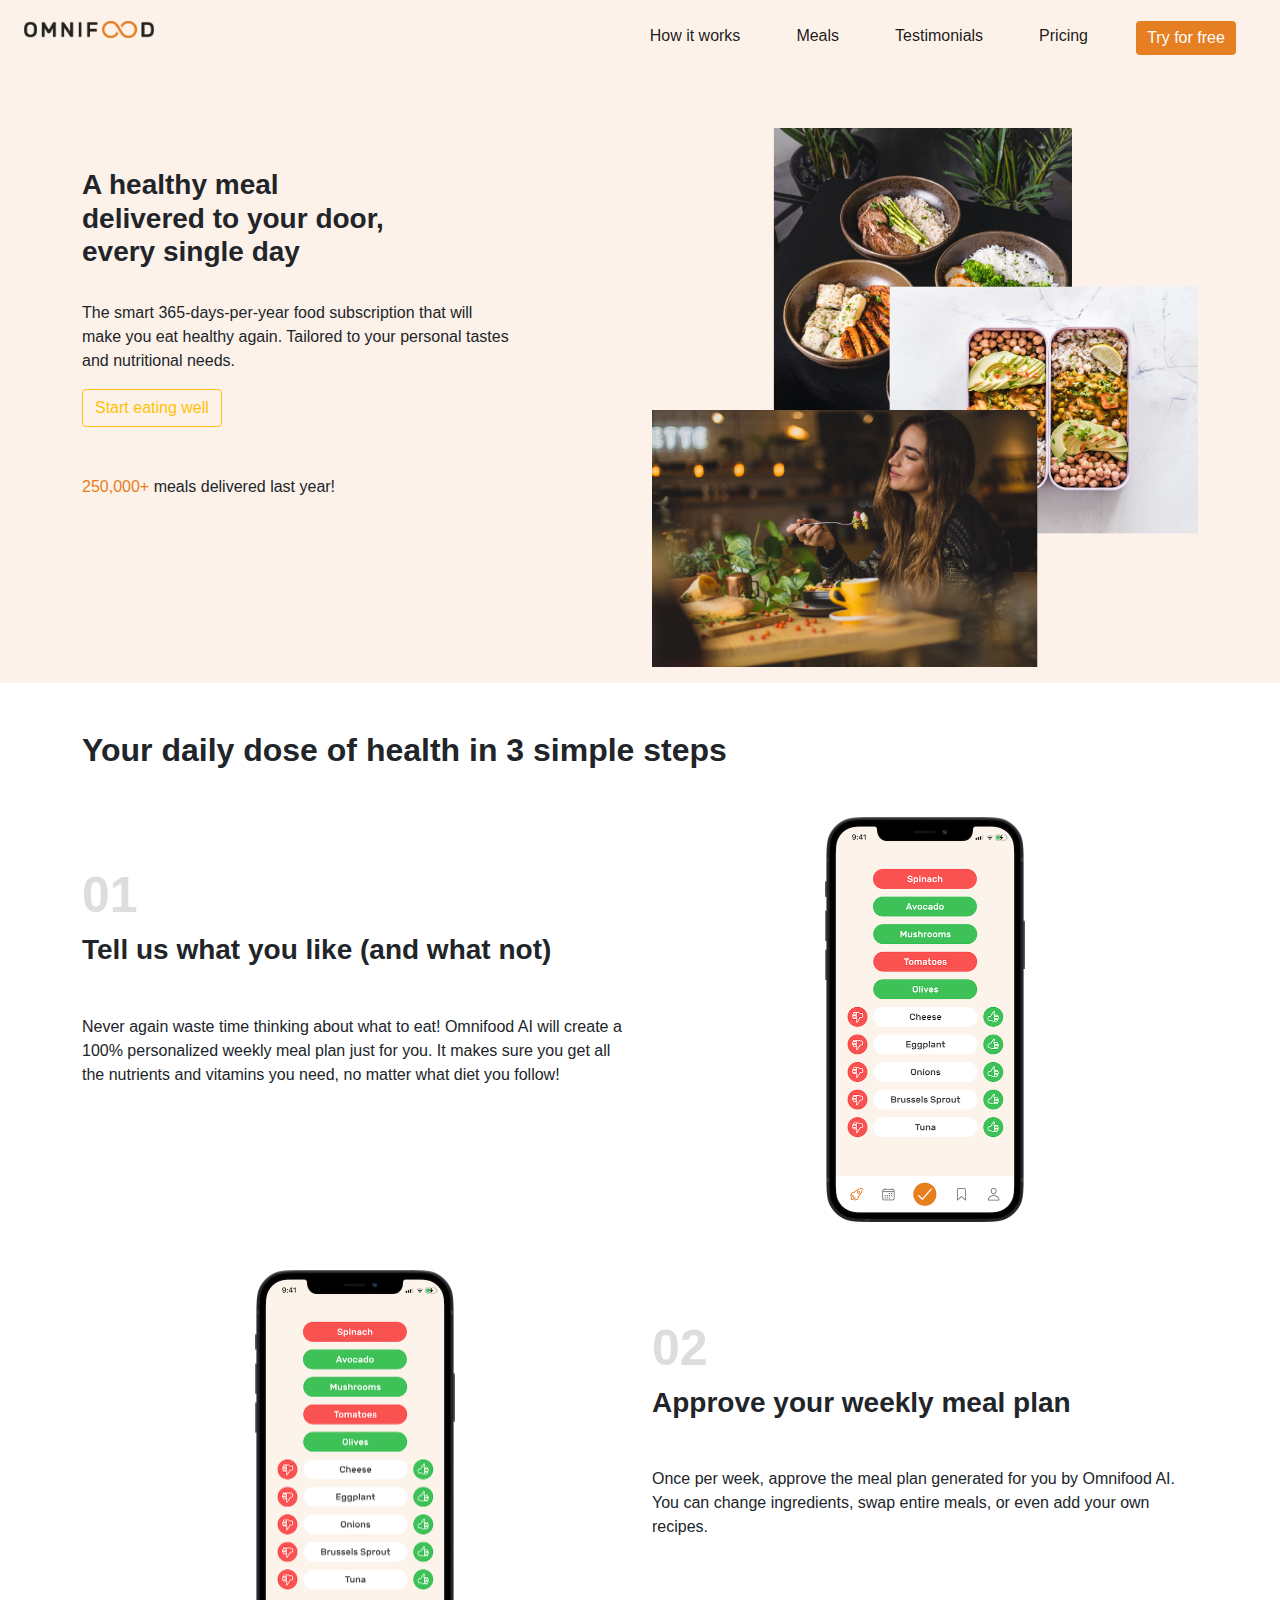
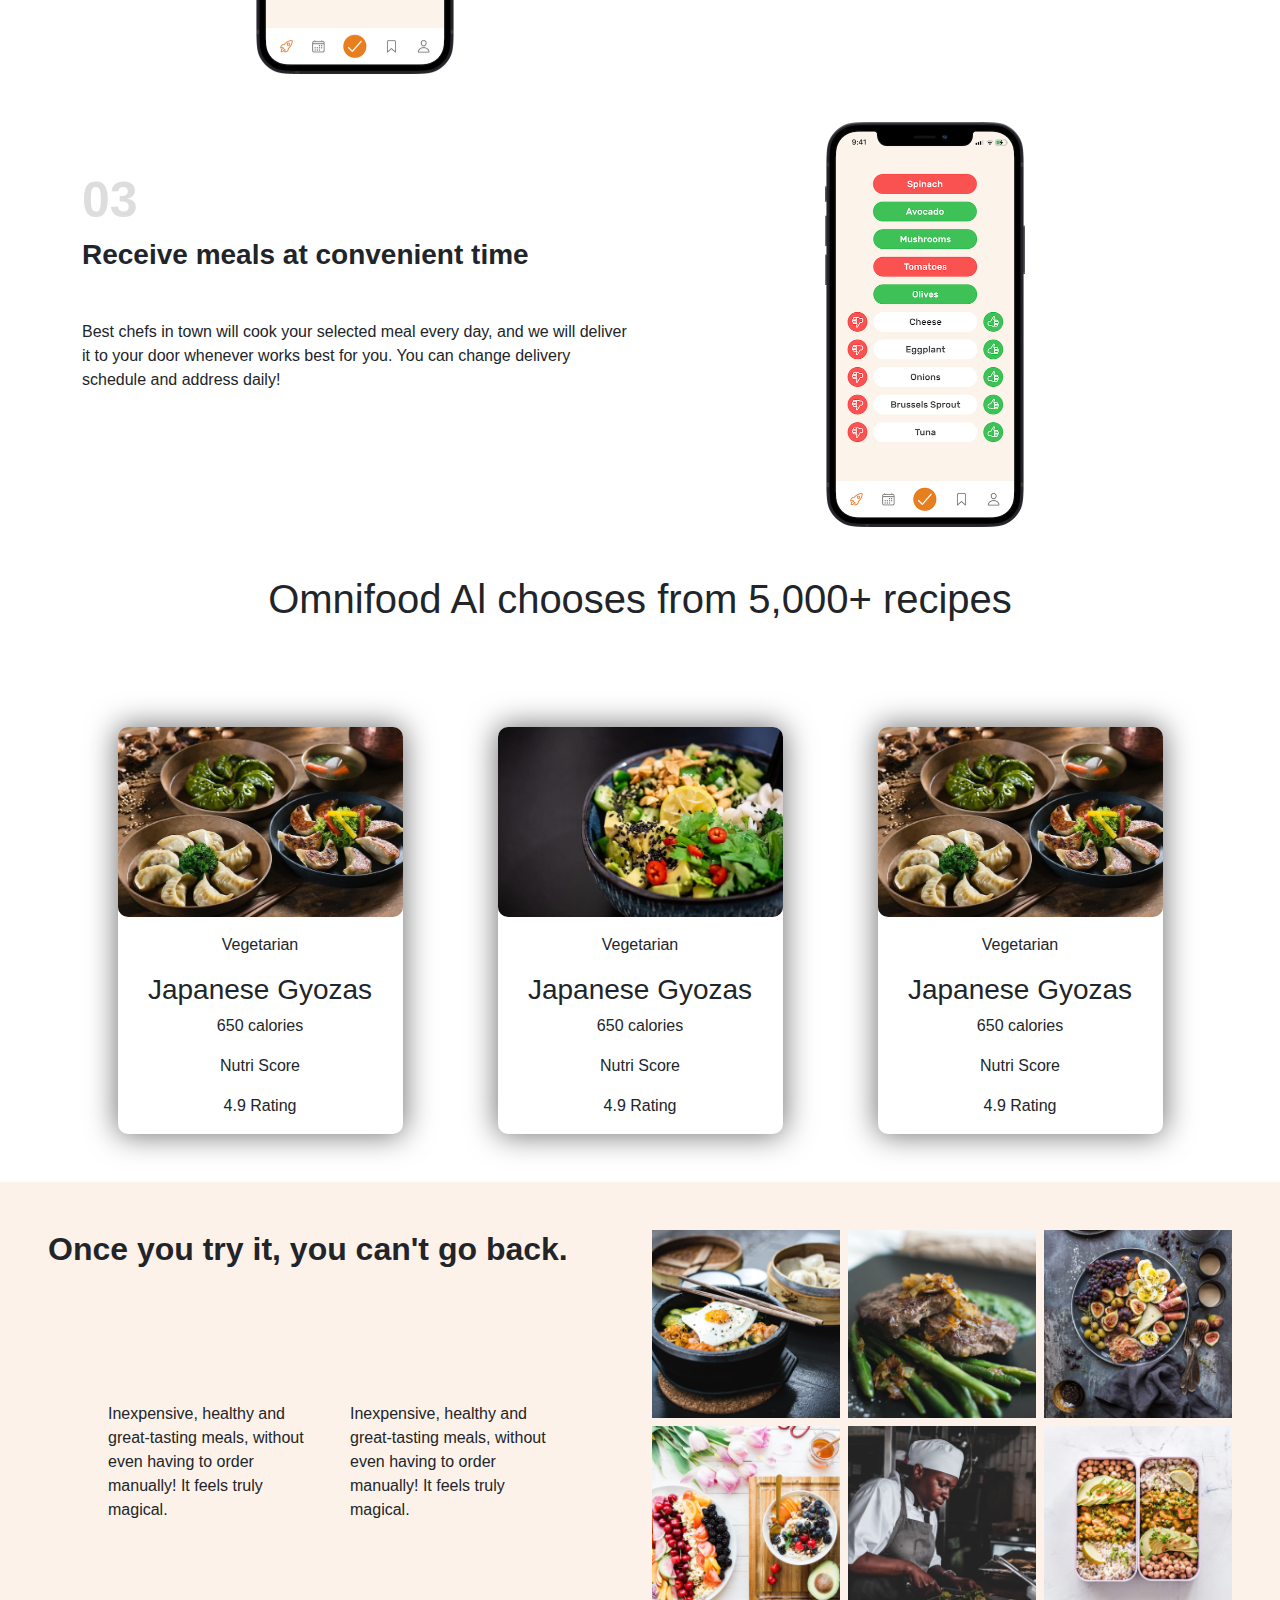
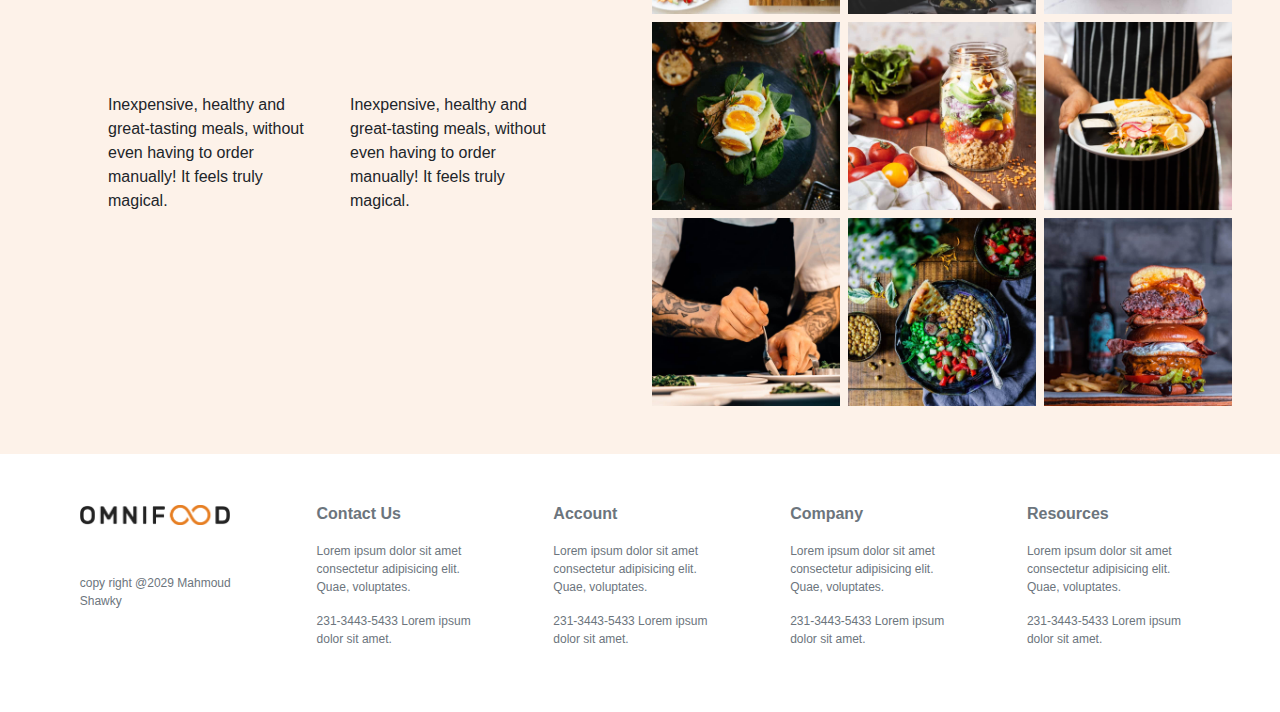
<file: Food_Project/index.html>
<!DOCTYPE html>
<html lang="en">

<head>
    <meta charset="UTF-8">
    <meta name="viewport" content="width=device-width, initial-scale=1.0">
    <title>Document</title>
    <link rel="stylesheet" href="css/bootstrap.css">
    <link rel="stylesheet" href="css/all.css">
    <link rel="stylesheet" href="css/style.css">
</head>

<body>


    <div class="container-fluid" style="background-color: #fdf2e9;">

        <nav class="navbar navbar-expand-lg navbar-light bg-light" style="background-color: #fdf2e9 !important;">
            <div class="container-fluid">
                <div class="navbar-brand" href="#">
                    <figure>
                        <img width="130px" src="images/omnifood-logo.png" alt="">
                    </figure>
                </div>
                <button class="navbar-toggler" type="button" data-bs-toggle="collapse" data-bs-target="#navbarNav"
                    aria-controls="navbarNav" aria-expanded="false" aria-label="Toggle navigation">
                    <span class="navbar-toggler-icon"></span>
                </button>
                <div class="collapse navbar-collapse justify-content-end" id="navbarNav">
                    <ul class="navbar-nav">
                        <li class="nav-item">
                            <a class="nav-link active" aria-current="page" href="#">How it works</a>
                        </li>
                        <li class="nav-item">
                            <a class="nav-link active" href="#">Meals</a>
                        </li>
                        <li class="nav-item">
                            <a class="nav-link active" href="#">Testimonials</a>
                        </li>

                        <li class="nav-item">
                            <a class="nav-link active" aria-current="page" href="#">Pricing</a>
                        </li>
                        <li class="nav-item">
                            <a class="button-nav rounded nav-link active" href="#">Try for free</a>
                        </li>
                    </ul>
                </div>
            </div>
        </nav>

        <div class="container mt-5">

            <section class="home text-sm-center text-md-start">
                <div class="content row">
                    <div class="parag col-sm-12 col-md-6   mt-5">
                        <h3 class="fw-bold">A healthy meal <br> delivered to your door,<br> every single day</h3>
                        <p class=" pt-4">
                            The smart 365-days-per-year food subscription that will <br> make you eat healthy again.
                            Tailored to your personal tastes <br> and nutritional needs.
                        </p>

                        <button class="homebtn col btn btn-outline-warning">Start eating well</button>

                        <p class="mt-5 align-self-end"><span style="color: #E67E22;">250,000+</span> meals delivered
                            last year!</p>
                    </div>
                    <div class="img col-sm-12 col-md-6 mt-2 ">
                        <figure>
                            <img class="w-100" src="images/hero.png" alt="">
                        </figure>
                    </div>
                </div>
            </section>
        </div>
    </div>

    <div class="container mt-5">

        <section class="howItWorks">
            <h2 class="fw-bold mb-5 text-sm-center text-md-start">Your daily dose of health in 3 simple steps</h2>

            <div class="row mb-5 text-sm-center text-md-start">
                <div class="parg col-sm-12 col-md-6 mt-5 ">
                    <h1 class="fw-bold" style="color: #DDDDDD; font-size: 50px !important;">01</h1>
                    <h3 class="fw-bold">Tell us what you like (and what not)</h3>
                    <p class="mt-5  ">Never again waste time thinking about what to eat! Omnifood AI will create a
                        100% personalized
                        weekly meal plan just for you. It makes sure you get all the nutrients and
                        vitamins you need, no matter what diet you follow!</p>
                </div>
                <div class="img d-flex  col-sm-12 col-md-6 justify-content-center">

                    <img class="img-fluid" style="max-width: 200px;" src="images/app/app-screen-1.png" alt="">

                </div>
            </div>


            <div class="row mb-5 text-sm-center text-md-start">

                <div class="img d-flex  col-sm-12 col-md-6 justify-content-center order-2 order-md-1 ">
                    <img class="img-fluid" style="max-width: 200px;" src="images/app/app-screen-1.png" alt="">
                </div>

                <div class="parg col-sm-12 col-md-6 mt-5 order-1 order-md-2">
                    <h1 class="fw-bold" style="color: #DDDDDD; font-size: 50px !important;">02</h1>
                    <h3 class="fw-bold">Approve your weekly meal plan</h3>
                    <p class="mt-5 ">
                        Once per week, approve the meal plan generated for you by Omnifood AI.
                        You can change ingredients, swap entire meals, or even add your own recipes.
                    </p>
                </div>
            </div>


            <div class="row mb-5 text-sm-center text-md-start">
                <div class="parg col-sm-12 col-md-6 mt-5">
                    <h1 class="fw-bold" style="color: #DDDDDD; font-size: 50px !important;">03</h1>
                    <h3 class="fw-bold">Receive meals at convenient time</h3>
                    <p class="mt-5 ">
                        Best chefs in town will cook your selected meal every day, and we will deliver it to your door
                        whenever works best for you. You can change delivery schedule and address daily!

                    </p>
                </div>
                <div class="img d-flex  col-sm-12 col-md-6 justify-content-center">

                    <img class="img-fluid" style="max-width: 200px;" src="images/app/app-screen-1.png" alt="">

                </div>
            </div>


        </section>

        <section class="Meals mt-5">
            <div class="row justify-content-center">
                <h1 class="text-center">Omnifood Al chooses from 5,000+ recipes</h1>
            </div>

            <div class="Cards row justify-content-around  mt-5">

                <div class="mycard col-12 col-lg-3 col-md-5 text-center mt-5">
                    <figure class="row ">
                        <img src="images/meals/meal-1.jpg" alt="" class="p-0">
                    </figure>

                    <div class="parg ">
                        <p>Vegetarian</p>
                        <h3>Japanese Gyozas</h3>
                        <p>650 calories</p>
                        <p>Nutri Score</p>
                        <p>4.9 Rating</p>
                    </div>
                </div>

                <div class="mycard col-12 col-lg-3 col-md-5 text-center  mt-5">
                    <figure class="row">
                        <img width=100% src="images/meals/meal-2.jpg" alt="" class="p-0">
                    </figure>

                    <div class="parg">
                        <p>Vegetarian</p>
                        <h3>Japanese Gyozas</h3>
                        <p>650 calories</p>
                        <p>Nutri Score</p>
                        <p>4.9 Rating</p>
                    </div>
                </div>

                <div class="mycard col-12 col-lg-3 col-md-5 text-center mt-5 ">
                    <figure class="row">
                        <img width="100%" src="images/meals/meal-3.jpg" alt="" class="p-0">
                    </figure>

                    <div class="parg">
                        <p>Vegetarian</p>
                        <h3>Japanese Gyozas</h3>
                        <p>650 calories</p>
                        <p>Nutri Score</p>
                        <p>4.9 Rating</p>
                    </div>
                </div>

            </div>
        </section>


    
    </div>

        <section  class="Testimonials mt-5 p-5" style="background-color:#fdf2e9 ;">
            <div class="row justify-content-around">
                <div class="parg col-sm-12 col-md-6">
                    <h2 class="fw-bold">Once you try it, you can't go back.</h2>
                    <div class="row m-5 align-items-center h-75 " >

                        <div class="col-sm-12 col-md-6 ">
                            Inexpensive, healthy and great-tasting meals, without even having to
                            order manually! It feels truly magical.
                        </div>

                        <div class="col-sm-12 col-md-6">
                            Inexpensive, healthy and great-tasting meals, without even having to
                            order manually! It feels truly magical.
                        </div>

                        <div class="col-sm-12 col-md-6 ">
                            Inexpensive, healthy and great-tasting meals, without even having to
                            order manually! It feels truly magical.
                        </div>

                        <div class="col-sm-12 col-md-6 ">
                            Inexpensive, healthy and great-tasting meals, without even having to
                            order manually! It feels truly magical.
                        </div>
                    </div>
                </div>
                <div class="images  col-sm-12 col-md-6">
                    <div class="row g-2">
                        <img class="col-4" src="images/gallery/gallery-1 - Copy.jpg" alt="">
                        <img class="col-4" src="images/gallery/gallery-2.jpg" alt="">
                        <img class="col-4" src="images/gallery/gallery-3.jpg" alt="">

                        <img class="col-4" src="images/gallery/gallery-4.jpg" alt="">
                        <img class="col-4" src="images/gallery/gallery-5.jpg" alt="">
                        <img class="col-4" src="images/gallery/gallery-6.jpg" alt="">

                        <img class="col-4" src="images/gallery/gallery-7.jpg" alt="">
                        <img class="col-4" src="images/gallery/gallery-8.jpg" alt="">
                        <img class="col-4" src="images/gallery/gallery-9.jpg" alt="">

                        <img class="col-4" src="images/gallery/gallery-10.jpg" alt="">
                        <img class="col-4" src="images/gallery/gallery-11.jpg" alt="">
                        <img class="col-4" src="images/gallery/gallery-12.jpg" alt="">

                    </div>
                </div>
            </div>
        </section>


        <footer class="row m-5 justify-content-around text-secondary">
            <div class="col-md-2">
                <figure>
                    <img width="150px" src="images/omnifood-logo.png" alt="">
                </figure>
                <div class="mb-5">
                    
                </div>
                <p style="font-size: 12px;">copy right @2029 Mahmoud Shawky</p>
            </div>

            <div class="col-md-2">
                <p class="fw-bold">Contact Us</p>
                <p style="font-size: 12px;">Lorem ipsum dolor sit amet consectetur adipisicing elit. Quae, voluptates.</p>
                <p style="font-size: 12px;">231-3443-5433 Lorem ipsum dolor sit amet.</p>
                
            </div>

              
            <div class="col-md-2">
                <p class="fw-bold">Account</p>
                <p style="font-size: 12px;">Lorem ipsum dolor sit amet consectetur adipisicing elit. Quae, voluptates.</p>
                <p style="font-size: 12px;">231-3443-5433 Lorem ipsum dolor sit amet.</p>
                
            </div>



             
            <div class="col-md-2">
                <p class="fw-bold">Company</p>
                <p style="font-size: 12px;">Lorem ipsum dolor sit amet consectetur adipisicing elit. Quae, voluptates.</p>
                <p style="font-size: 12px;">231-3443-5433 Lorem ipsum dolor sit amet.</p>
                
            </div>

              <div class="col-md-2">
                <p class="fw-bold">Resources</p>
                <p style="font-size: 12px;">Lorem ipsum dolor sit amet consectetur adipisicing elit. Quae, voluptates.</p>
                <p style="font-size: 12px;">231-3443-5433 Lorem ipsum dolor sit amet.</p>
                
            </div>
        </footer>




    <script src="js/bootstrap.bundle.js"></script>
</body>

</html>
</file>
<file: Bakery_Project/css/style.css>
* {
    margin: 0;
    padding: 0;
    box-sizing: border-box;
    text-transform: capitalize;
    font-family: Arial;
}

.container {
    margin: 0px;
}

header {
    height: 100vh;
    background-image: url(../images/drew-coffman-1872_edited.jpg);
    background-attachment: fixed;
    background-size: cover;
}

.top {
    padding: 10px;
    display: flex;
    justify-content: space-between;
    align-items: center;
}

.top .logo img {
    width: 180px;
}

.top .nav {
    width: 50%;
    display: flex;
    list-style: none;
    justify-content: space-around;
}

.top .nav li {

    width: 15%;
    font-weight: 500;
    font-size: 18px;
}

a {
    text-decoration: none;
    padding: 10px;
    color: #f2dbb0;
    text-align: center;
    transition-duration: .1s;
}

a:hover {
    background-color: black;
    border-radius: 5px;
}

header .content {
    display: flex;
    flex-direction: column;
    height: 90vh;
    justify-content: center;
    align-items: center;
    color: #f2dbb0;
    font-style: italic;
}

header .content p {
    margin: 20px 0;
    text-align: center;
}

header .content h3 {
    text-align: center;
    font-size: 30px;
}

.buttons button {
    list-style: none;
    background-color: transparent;
    border: 2px solid white;
    color: white;
    border-radius: 5px;
    padding: 8px 12px;
    transition-duration: .1s;
}

.buttons button:hover {
    background-color: black;

}

.about {
    height: 150vh;
    padding: 10px;
    display: flex;
    flex-direction: column;
    justify-content: center;
    align-items: center;
}

.about .top {
    height: 45%;
    display: flex;
    padding: 20px;
    justify-content: space-around;
}

.about .top .img {
    width: 40%;
    display: flex;
    justify-content: center;
    align-items: center;
}

.about .top .img img {
    width: 370px;
}

.about .top .parg {
    width: 40%;
    height: 70%;
    margin-right: 200px;
    display: flex;
    flex-direction: column;
    justify-content: space-around;
    color: #575c5f;
    font-style: italic;
}

.about .top .parg h3 {
    font-size: 30px;
}

.about .top .parg ul {
    list-style: none;
    margin-left: 50px;
}

.about .top .parg ul li {
    margin: 10px 0;
}


.about .bottom {
    height: 45%;
    display: flex;
    justify-content: space-around;
    padding: 40px;
}

.about .bottom .img {
    margin-right: 30px;
    height: 90%;
}

.about .bottom .img img {
    width: 400px;
}

.about .bottom .parg {
    width: 40%;
    height: 90%;
    margin-right: 200px;
    display: flex;
    flex-direction: column;
    justify-content: space-around;
    color: #575c5f;
    font-style: italic;
}

.about .bottom .parg h3 {
    font-size: 30px;
}


.baking {
    display: flex;
    height: 100vh;
    padding: 20px;
    flex-direction: column;
    align-items: center;
    justify-content: space-around;
    color: white;
    background-color: #352f2f;
}

.baking .header {
    text-align: center;
}

.baking .header h3 {
    margin-bottom: 10px;
}

.baking .content {
    display: flex;
    height: 75%;
    justify-content: space-around;
    align-items: center;
}

.baking .content .item {
    display: flex;
    height: 80%;
    width: 25%;
    flex-direction: column;
    background-color: black;
    border-radius: 10px;
}

.baking .content .item {
    display: flex;
    height: 80%;
    width: 25%;
    padding: 20px;
    flex-direction: column;
    background-color: black;
    border-radius: 10px;
    justify-content: space-around;
    align-items: center;
    text-align: center;
    transition-duration: .3s;
}

.baking .content .item:hover {
    padding: 10px;
    background-color: #EEE;
    border-radius: 5px;
    color: black;

}

.baking .content .item .img {
    display: flex;
    align-items: center;
    justify-content: center;
}

.baking .content .item p {
    font-size: 13px;
}

.baking .content .item .del {
    color: red;
    font-size: 18px;
}

.baking .content .item .img img {
    width: 50%;
    border-radius: 10px;
}

.menu {
    height: 150vh;
    padding: 10px;
    display: flex;
    flex-direction: column;
    justify-content: center;
    align-items: center;
    background-color: #352f2f;
    color: #f2dbb0;
    text-align: center;
}

.menu .header {
    display: flex;
    flex-direction: column;
    justify-content: center;
    align-items: center;
    height: 30%;
    width: 100%;
    text-align: center;
}

.menu .header .top {
    display: flex;
    flex-direction: column;
    justify-content: center;
    align-items: center;
    height: 25%;
}

.menu .header .top h3 {
    margin: 20px;
    font-weight: 300;
    font-size: 20px;
}

.menu .header .center {
    display: flex;
    justify-content: center;
    align-items: center;
    width: 100%;
    height: 30%;
}

.menu .header .center ul {
    list-style: none;
    display: flex;
    width: 100%;
    justify-content: space-around;
}

.menu .header .bottom h3 {
    margin: 10px;
}

.menu .content {
    display: flex;
    padding: 10px;
    flex-direction: column;
    justify-content: center;
    align-items: center;
    height: 70%;
    width: 80%;
}

.menu .content .top {
    display: flex;
    justify-content: space-around;
    align-items: center;
    height: 50%;
    width: 100%;
}

.menu .content .bottom {
    display: flex;
    justify-content: space-around;
    align-items: center;
    height: 50%;
    width: 100%;
}

.menu .content .item {
    display: flex;
    flex-direction: column;
    justify-content: space-around;
    height: 100%;
    transition-duration: .2s;
}

.menu .content .item p {
    height: 20%;
    margin-top: -10px;
}

.menu .content .item h3 {
    margin-top: 10px;
    height: 30%;
}

.menu .content .item .price {
    color: red;
}

.menu .content .img img {
    width: 300px;
    height: 170px;
    border-radius: 10px;
}

.menu .content .item:hover {
    padding: 5px;
    background-color: #EEE;
    border-radius: 5px;
    color: black;
}

.contact{
    display: flex;
    height: 70vh;
    justify-content: space-around;
    align-items: center;
}

.contact .parg{
    display: flex;
    flex-direction: column;
    width: 40%;
    height: 100%;
    justify-content: space-around;
    color: #575c5f;
}

.contact .parg ul{
    height: 30%;
    list-style: none;
    display: flex;
    flex-direction: column;
    margin-top: -60px;
    margin-left: 20px;
}

.contact .img {
    width: 40%;
}

.contact .img img{
    display: flex;
    width: 500px;
}
</file>
<file: Bootstrap_Day2/css/style.css>
ul li {
    margin-right: 60px !important;
}
</file>
<file: Bootstrap_Project1/css/style.css>
.mycard{
    border: 2px solid #DFDFDF;
    height: 20rem ;
    width: 19rem ;
}

table{
    width: 85% !important;
}
</file>
<file: Day2/style.css>
nav * {
    float: left;
}

.Nav-left {
    font-size: 20px;
    padding: 10px;
    margin-right: 100px;
}

.Nav-mid ul li {
    list-style: none;
    margin-left: 100px;
}

.Nav-right {
    margin-left: 300px;
    margin-top: 10px;
}

.Nav-right input {
    border-radius: 8px;
    padding: 3px;

}

.Clear {
    clear: both;
}

.MyBody *{
 float: left;
}

.Photo {
    background-image: url(Images/pic1.jpg);
    width: 600px;
    height: 545px;
    background-size: contain;
    background-repeat: no-repeat;
    margin-right: 100px;
}

.MyForm{
    margin-top: 150px;
}

.MyForm h1{
    font-family: Arial, Helvetica, sans-serif;
}

.MyForm label{
    font-family: Arial, Helvetica, sans-serif;
    color: rgba(0, 0, 0, .6);
}

.MyForm input[type="text"] {
    border: none;
    padding: 7px;
    border-bottom: 2px solid black;
}

.MyForm input[type="submit"] {
   margin-top: 15px;
   padding: 7px;
   width: 70px;
   font-family: Arial, Helvetica, sans-serif;
   color: white;
   border-radius: 5px;
   background-color: rgba(124, 83, 7, 0.589);
}

footer{
    width: 1320px;
    height: 130px;
    padding: 10px;
    background-color: black;
}

footer *{
    float: left;
    color: white;
    
}

footer  ul li {
    list-style: none;
}

.CodeImage{
    background-image: url(Images/code.PNG);
    margin-top: 10px;
    width: 60px;
    height: 60px;
    background-size: contain;
}

.PlayImage{
    background-image: url(Images/play.PNG);
    margin-top: 10px;
    width: 90px;
    height: 25px;
    background-repeat: no-repeat;
    background-size: cover;
}

.AppStoreImage{
    background-image: url(Images/AppStoreImage.PNG);
    margin-top: 10px;
    width: 90px;
    height: 25px;
    background-repeat: no-repeat;
    background-size: cover;
}
</file>
<file: Day4/css/style.css>
div{
    width: 600px;
    height: 400px;
    background-color: aquamarine;
    display: flex;
    justify-content: center;
    align-items: center;
    flex-direction: row;
    position: absolute;
}

.top{
   background-color: red;
     width: 50px;
    height: 50px;
    left:0px;
    top:0px;
   
}

.center{
     width: 50px;
    height: 50px;
     left:50%;
    top:50%;
    background-color: green;
}
.bottom{
     width: 50px;
    height: 50px;
    background-color: blue;
     right:0px;
    bottom:0px;
   
}
</file>
<file: Day5/css/style.css>
* {
    color: white;
    font-family: "Open Sans", serif;
    margin: 0;
    padding: 0;
}

.header {
    height: 100vh;
    background-image: linear-gradient(to right, #000000bb 30%, #00000017), url(../images/cut.jpg);
    background-attachment: fixed;
    background-size: cover;
    display: flex;
    padding: 10px;
    flex-wrap: wrap;
}

.up {
    display: flex;
    justify-content: space-between;
    align-items: flex-start;
    width: 100%;
    height: 20%;
}

.logo {
    display: flex;
    width: 30%;
    height: 30%;
    background-image: url(../images/fitness-light.png);
    background-repeat: no-repeat;
    background-size: contain;
}

.navbar {
    display: flex;
    width: 50%;
    justify-content: flex-end;
}

.myul {
    list-style: none;
    display: flex;
    width: 90%;
    justify-content: space-between;
}

.myul li {
    padding: 10px;
    transition-duration: .4s;
}

.myul li:hover {
    background-color: #ececea;
    border-radius: 5px;
    color: black;
}

.down {
    display: flex;
    flex-wrap: wrap;
    width: 100%;
    justify-content: center;
    align-content: flex-start;
}

h1 {
    font-size: 50px;
    font-weight: normal;
    width: 100%;
    display: flex;
    justify-content: center;
    align-items: center;
}

.text-first {
    display: flex;
    width: 100%;
    flex-direction: column;
    justify-content: center;
    align-items: center;
    padding: 0px;
}

.text-first p {
    margin: 0px;
}

.buttons {
    display: flex;
    width: 100%;
    justify-content: center;
    align-items: center;
    height: 20%;
}

.btn {
    border: none;
    width: 10%;
    background-color: transparent;
    border: 2px solid white;
    height: 40%;
    margin-left: 10px;
    border-radius: 5px;
    transition-duration: .4s;
}

.btn:hover {
    background-color: #DE1442;
    border: 2px solid #DE1442;
}

.mybody1 {
    display: flex;
    height: 200vh;
    background-color: white;
    flex-wrap: wrap;
    align-content: space-around;
}

.mybody1 .head1 {
    display: flex;
    width: 100%;
    height: 20%;
    flex-wrap: wrap;
    justify-content: space-around;
    background-color: white;
}

.mybody1 .head1 .item {
    display: flex;
    width: 20%;
    height: 100%;
    flex-wrap: wrap;
    flex-direction: column;
    justify-content: center;
    justify-content: space-around;
    align-items: center;
    background-color: white;
}

.mybody1 .head1 .item .icon {
    display: flex;
    justify-content: center;
    align-items: center;
    background-color: #DE1442;
    width: 50px;
    height: 50px;
    border-radius: 50%;

}

.mybody1 .head1 .item p {
    display: flex;
    color: black;
}

.mybody1 .center1 {
    display: flex;
    height: 50%;
    width: 100%;
    background-color: #EEE;
    align-items: center;
    justify-content: space-around;
}

.mybody1 .center1 .image {
    display: flex;
    height: 80%;
    width: 30%;
    background-image: url(../images/square-9-800x760.jpg);
    background-size: cover;
}

.mybody1 .center1 .description {
    display: flex;
    height: 80%;
    width: 50%;
    background-color: #EEE;
    flex-direction: column;
    justify-content: space-between;
    align-items: center;
    flex-wrap: wrap;
}

.mybody1 .center1 .description p {
    display: flex;
    width: 100%;
    height: 10%;
    color: black;
    margin-top: 10px;
    font-size: 16px;
}

.mybody1 .center1 .description h3 {
    display: flex;
    width: 100%;
    height: 10%;
    color: black;
    margin-top: 10px;
    font-size: 30px;
}


.mybody1 .center1 .description p i {
    display: flex;
    justify-content: center;
    align-items: center;
    background-color: #DE1442;
    width: 40px;
    height: 40px;
    border-radius: 50%;
    margin-right: 10px;
}

.mybody2 {
    display: flex;
    height: 90vh;
    background-color: white;
    flex-wrap: wrap;
    align-content: space-around;
    justify-content: space-around;
}

.mybody2 .image {
    display: flex;
    height: 90%;
    width: 40%;
    background-image: url(../images/square-11-800x740.jpg);
    background-size: contain;

}

.mybody2 .description {
    display: flex;
    height: 90%;
    width: 40%;
    background-color: white;
    flex-direction: column;
    align-content: space-between;

}

.mybody2 .description p {
    color: #3A3B3A;
    display: flex;
    height: 20%;
    width: 100%;
    font-size: 10px;

}

.mybody2 .description p i {
    color: #DE1442;
    font-size: 20px;
    margin-right: 10px;

}

.mybody2 .description h3 {
    color: #3A3B3A;
    display: flex;
    font-size: 30px;
    height: 20%;
    width: 100%;

}


.mybody3 {
    display: flex;
    height: 70vh;
    background-color: #DE1442;
    flex-wrap: wrap;
    align-items: center;
    justify-content: center;
    flex-wrap: wrap;
}

.mybody3 p {
    display: flex;
    height: 40%;
    width: 60%;
    align-content: center;
    justify-content: space-around;
}

.mybody3 h3 {
    display: flex;
    justify-content: center;
    align-items: center;
    width: 60%;
}

.mybody4 {
    display: flex;
    height: 50vh;
    background-color: white;
    flex-wrap: wrap;
    align-items: center;
    justify-content: center;
    flex-direction: column;
}

.mybody4 p {
    color: black;
    height: 20%;
}

.mybody4 p i {
    color: red;
    font-size: 30px;
}

.mybody5 {
    display: flex;
    height: 30vh;
    background-color: white;
    flex-wrap: wrap;
    align-items: center;
    justify-content: center;
    flex-direction: column;
}

.mybody5 div {
    display: flex;
    width: 20%;
    height: 80%;
    flex-direction: column;
}

.mybody5 div p {
    display: flex;
    justify-content: center;
    align-content: center;
    color: #3A3B3A;
}


.mybody5 div p i {
    background-color: #DE1442;
    padding: 10px;
    border-radius: 50%;
    justify-content: center;
    align-content: center;
}


.mybody6 {
    display: flex;
    height: 90vh;
    background-image: url(../images/shutterstock_166601417.jpg);
    background-size: cover;
    flex-direction: column;
    justify-content: center;
    align-items: center;
}

.mybody6 p {
    display: flex;
    justify-content: center;
    align-items: center;
    width: 20%;
    height: 20%;
    border-radius: 5px;
}

.mybody6 .btn {
    border: none;
    width: 10%;
    background-color: transparent;
    border: 2px solid white;
    height: 10%;
    border-radius: 5px;
}

.mybody6 .btn:hover {
    background-color: #DE1442;
    border: 2px solid #DE1442;
}

.mybody7 {
    display: flex;
    height: 80vh;
    background-color: #212429;
    align-items: center;
    justify-content: space-around;
}

.mybody7 .item,
.mybody7 .item2 {
    display: flex;
    width: 20%;
    height: 70%;
    flex-direction: column;
    align-content: space-evenly;
    justify-content: space-evenly;
    background-color: #212429;
}

.mybody7 .item p {
    display: flex;
    height: 30%;
    font-size: 10px;
}

.mybody7 .item2 p {
    display: flex;
    font-size: 10px;
}

.mybody7 .item2 p i {
    display: flex;
    font-size: 10px;
    margin-top: 3px;
    margin-right: 5px;
}

.mybody7 .item2 p span {
    display: flex;
    padding: 1px;
    width: 200px;
    border-bottom: 1px solid #6c747d;
}

.mybody8 {
    display: flex;
    height: 50vh;
    background-color: black;
    flex-direction: column;
    justify-content: center;
    align-items: center;

}

.mybody8 .top {
    display: flex;
    width: 20%;
    height: 23%;
    background-image: url(../images/logo-light.png);
    background-size: cover;
}

.mybody8 .center {
    display: flex;
    flex-direction: row;
    width: 15%;
    height: 14%;
    font-size: 8px;
}
</file>
<file: Day6/css/style.css>
.parent{
    background-color: green;
    padding: 20px;
    display: grid;
    height: 500px;
    grid-template-columns: repeat(4,100px);
    grid-template-rows: repeat(4,auto);
    gap:5px;
    grid-template-areas: 
    "child1 child1 child1 child1"
    "child2 child3 child3 child3"
    "child2 child3 child3 child3"
    "child4 child4 child4 child4"
    ;
}
.parent div{
    background-color: coral;
}
.child1{
    grid-area: child1;
}
.child2{
    grid-area: child2;
}
.child3{
    grid-area: child3;
}
.child4{
    grid-area: child4;
}
</file>
<file: Food_Project/css/style.css>
*{
    font-family: Arial, Helvetica, sans-serif !important;
}

.navbar li{
    margin:0px 20px;
}

.button-nav{
    padding: 5px 10px;
    background-color: #E67E22;
    margin-top: 5px;
    text-align: center;
    color: white !important;
    width: 100px !important ;
}



.mycard{
      box-shadow:0px 0px 30px .5px #00000091 ;
      border-radius: 10px !important;
      transition-duration: .3s;
}
.mycard img{
    border-radius: 10px;
}

.mycard:hover{
    scale: 1.1;
}
</file>
